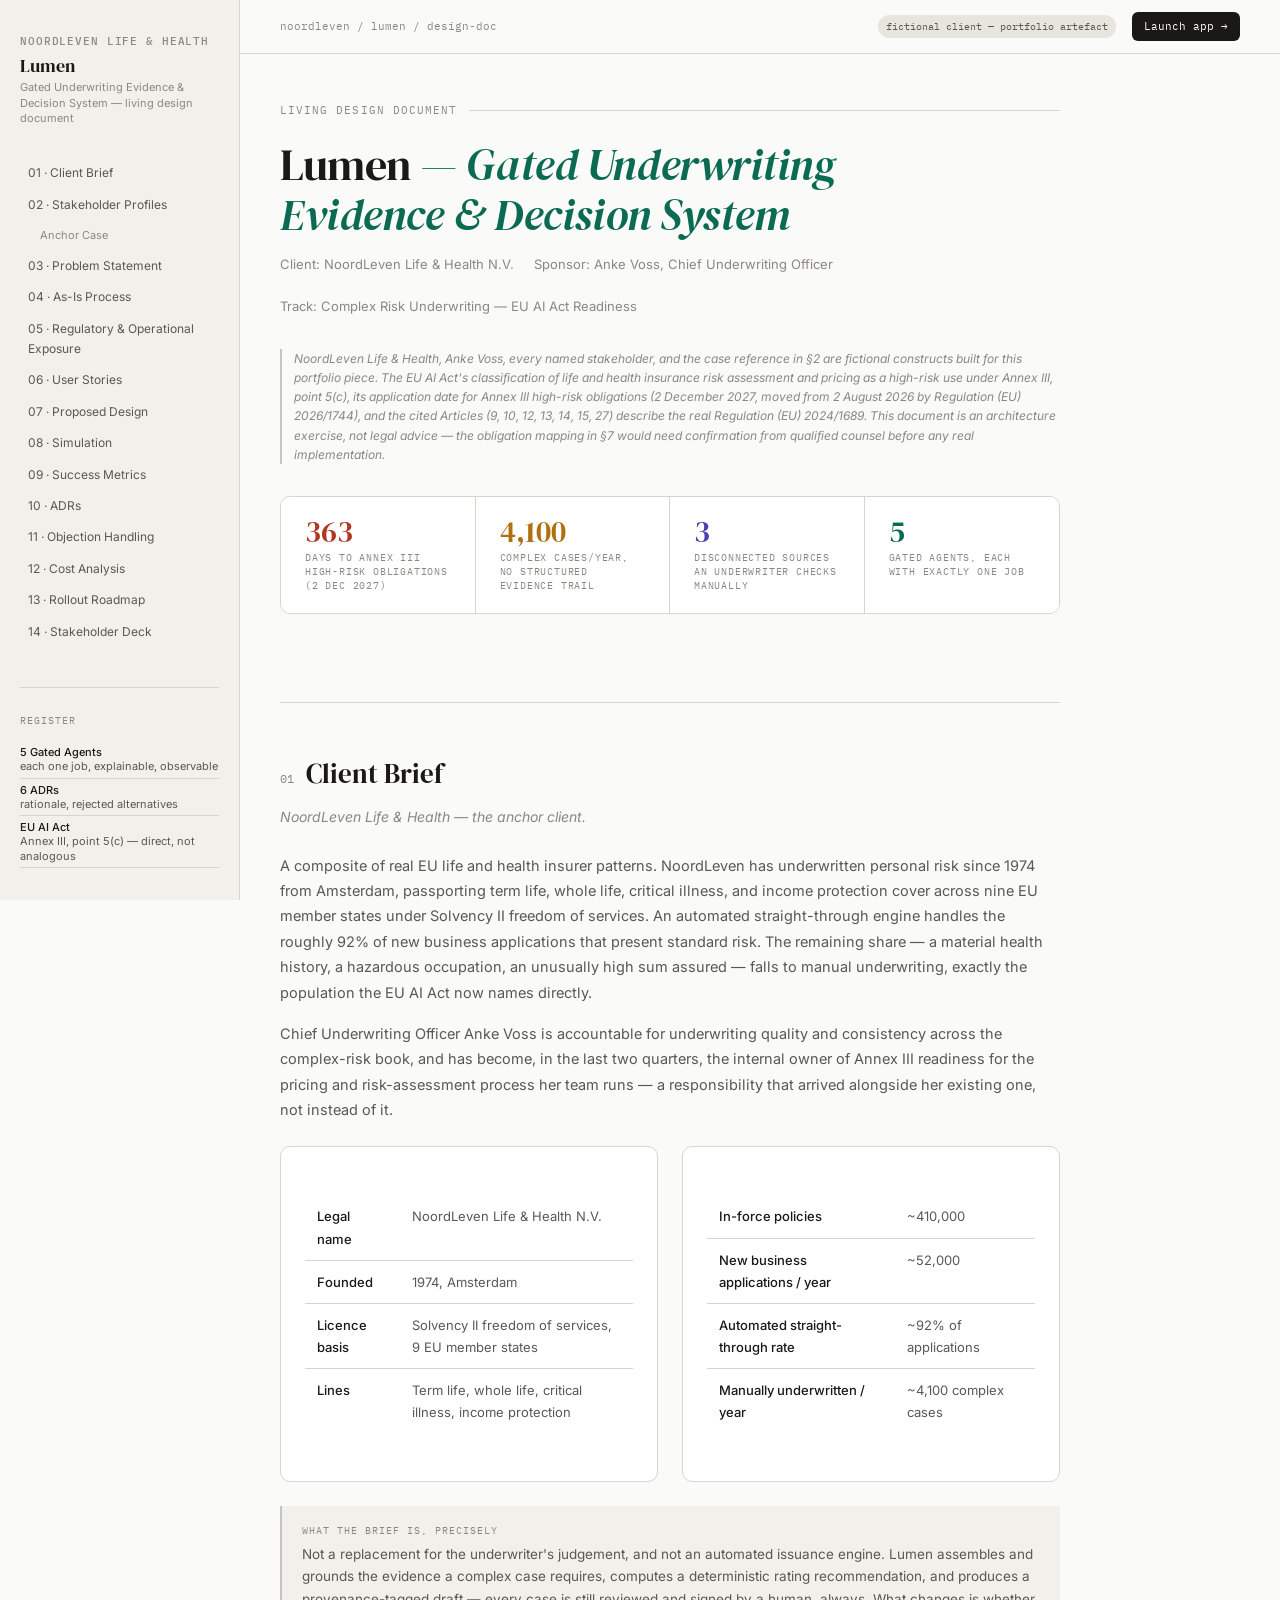
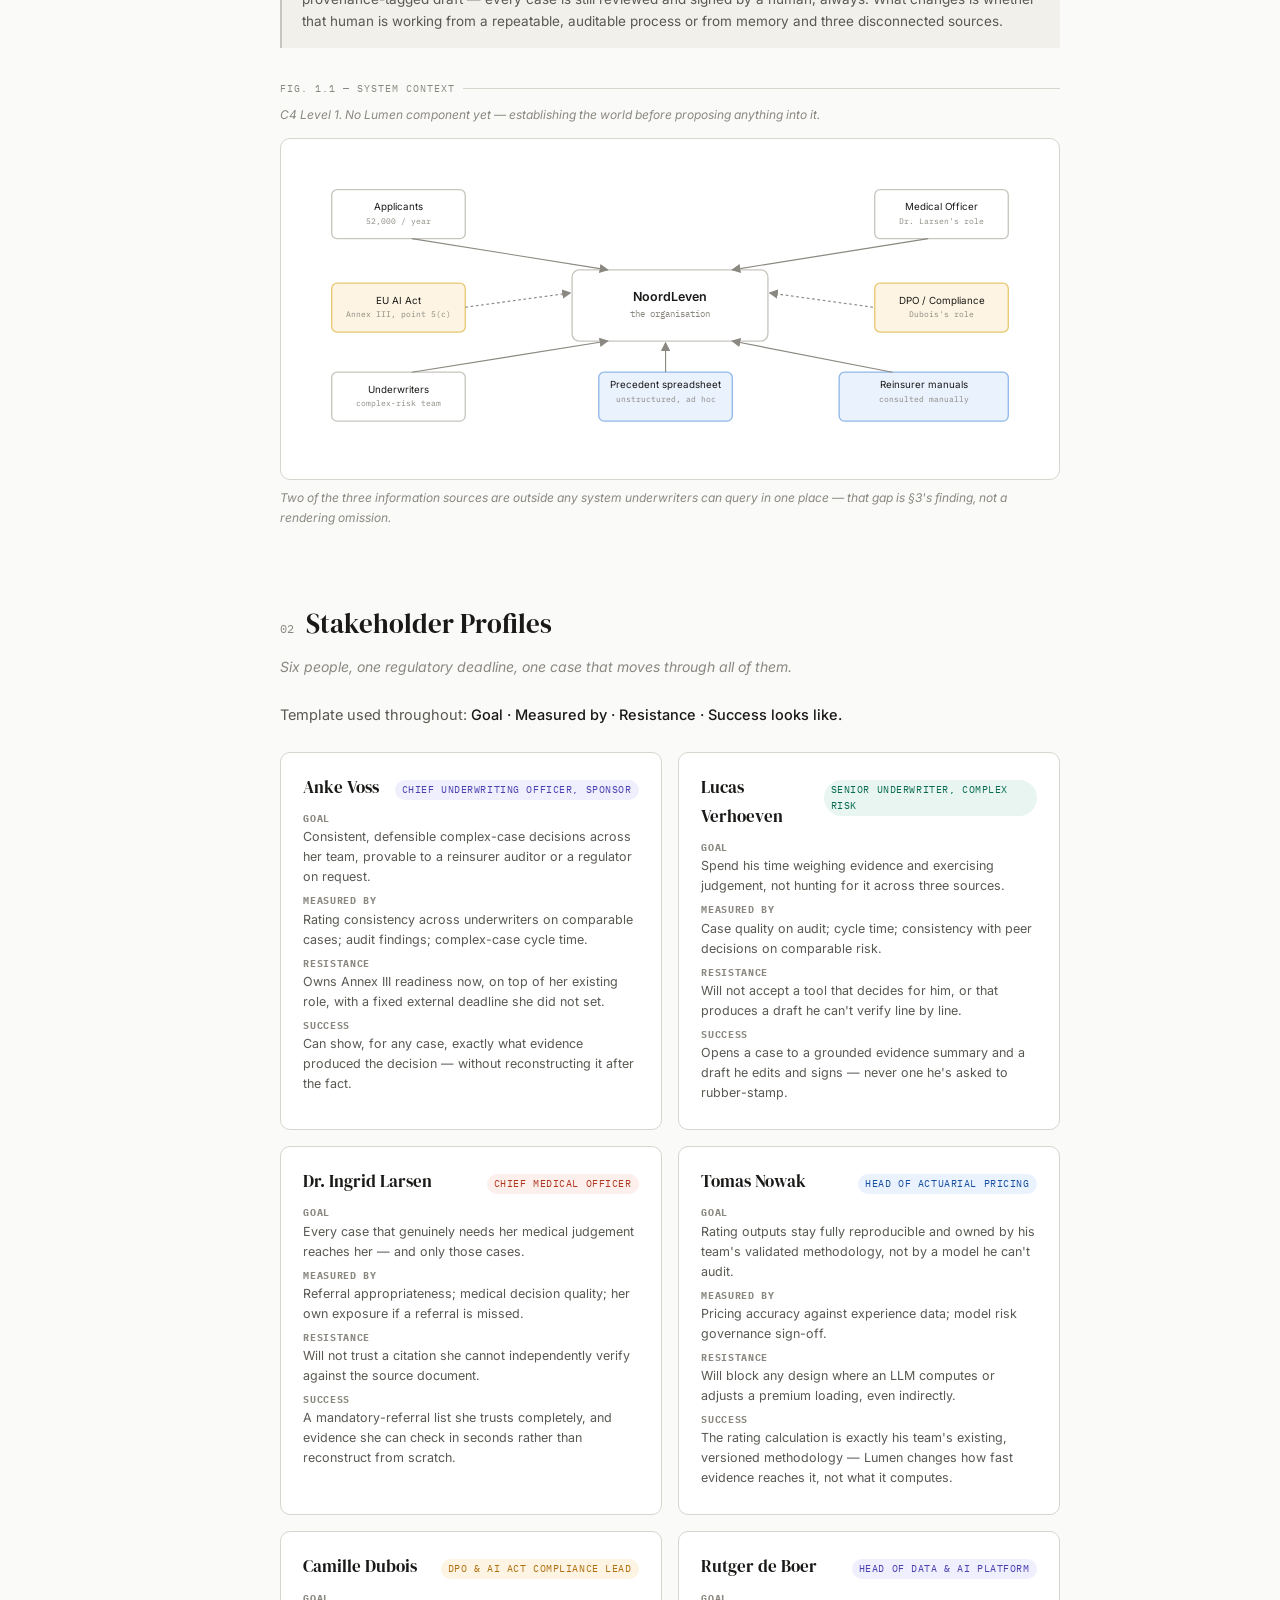
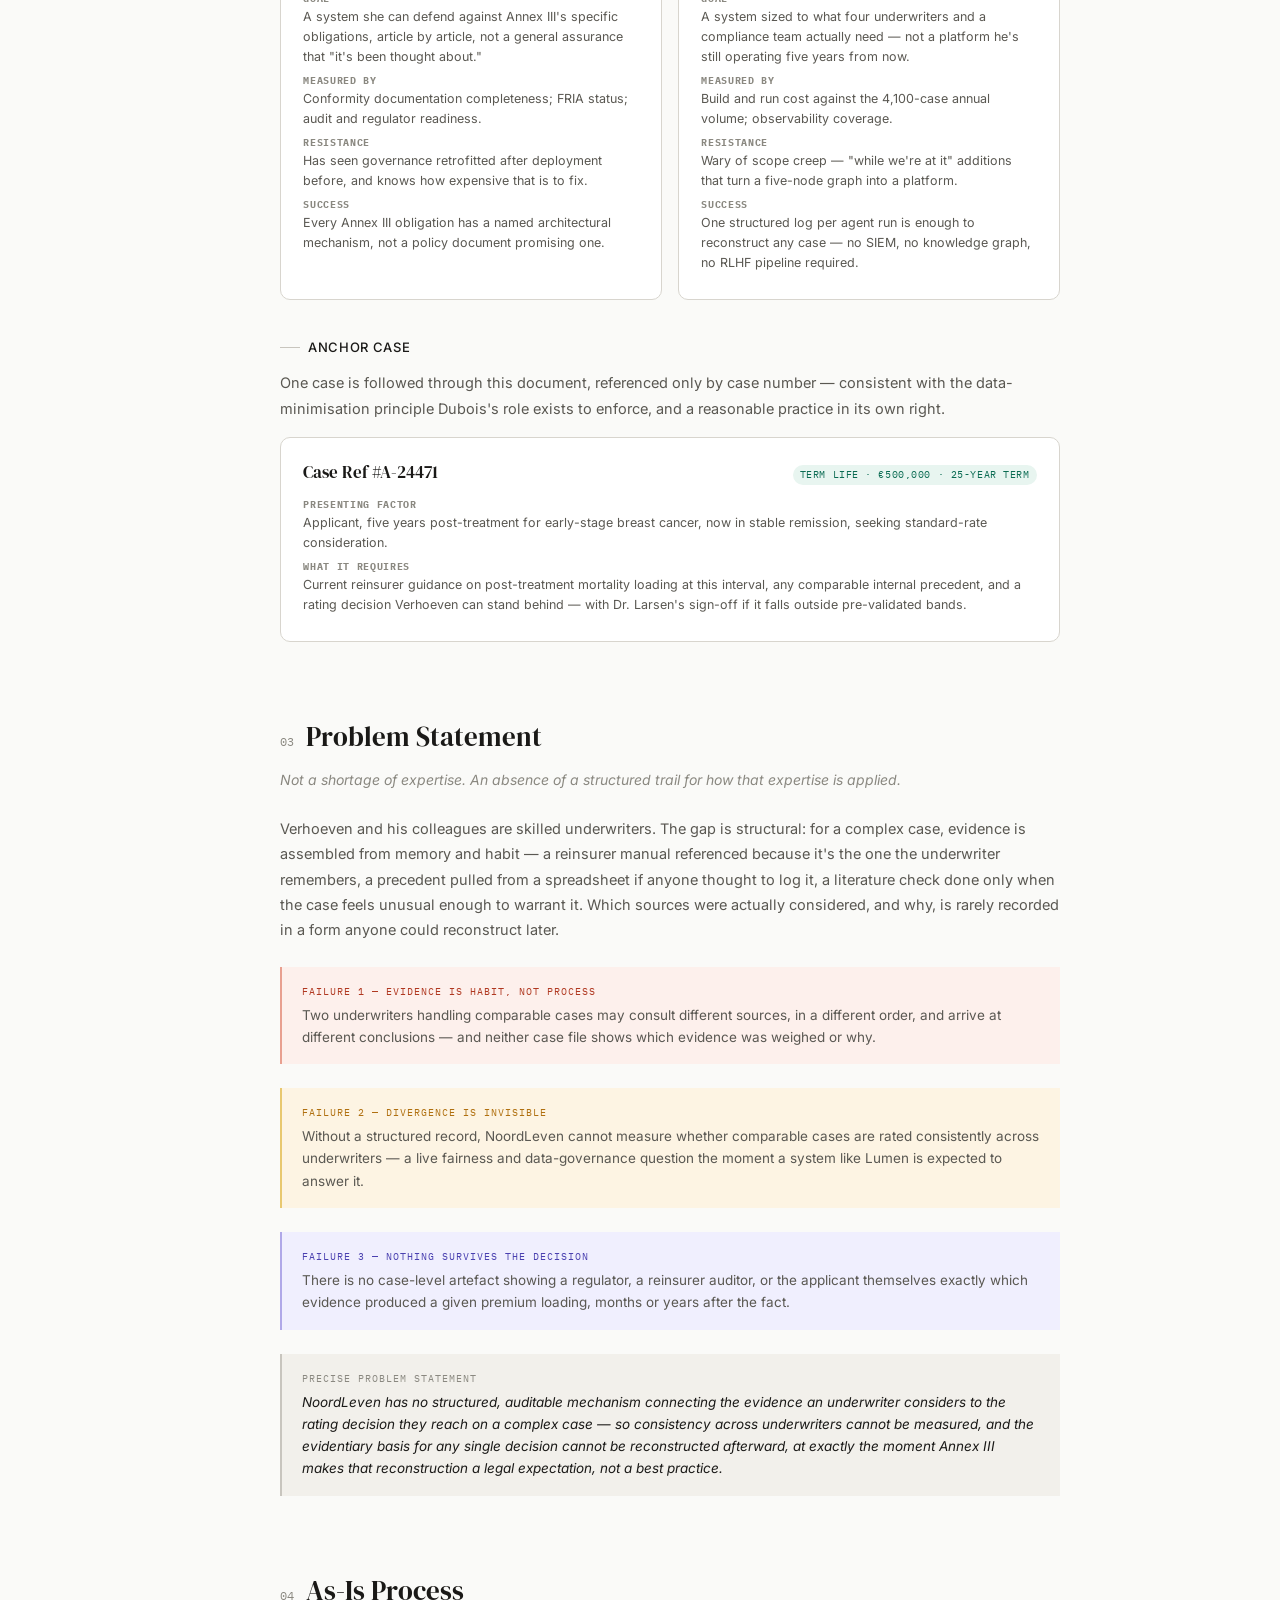
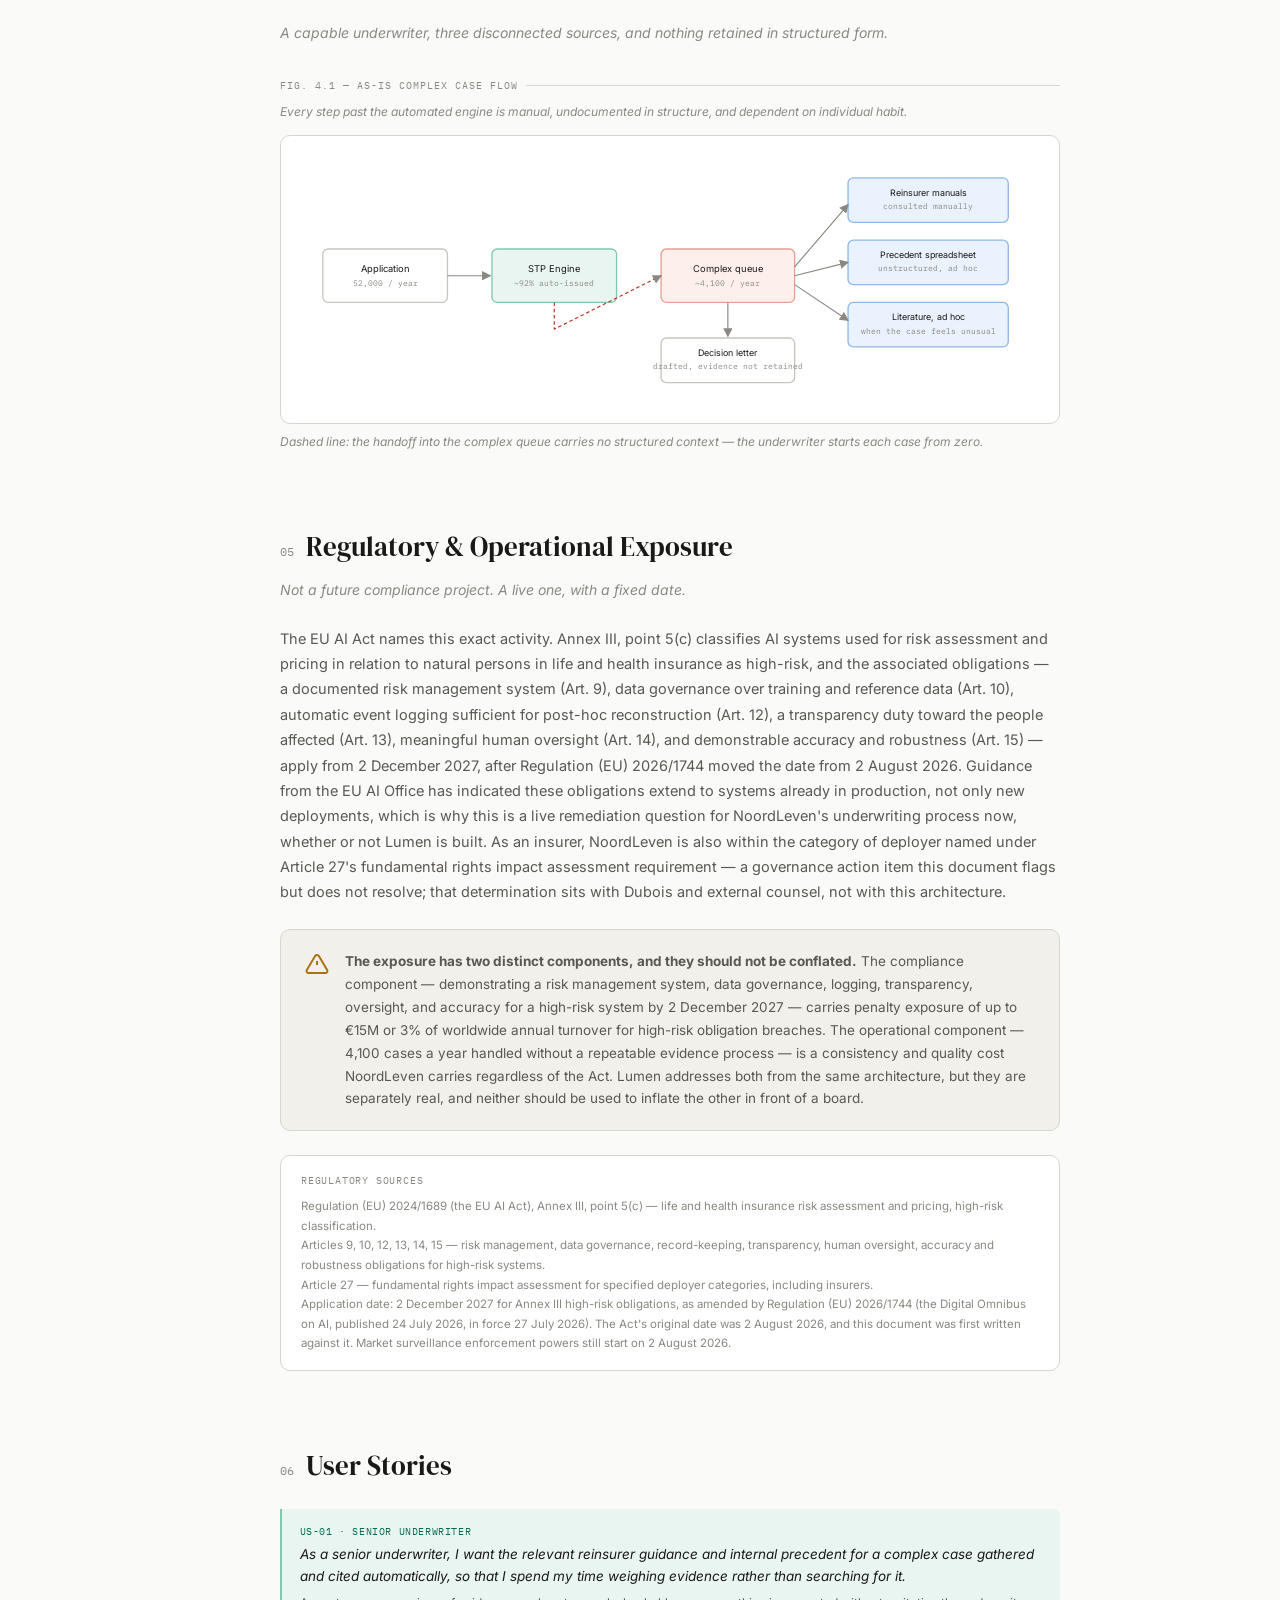
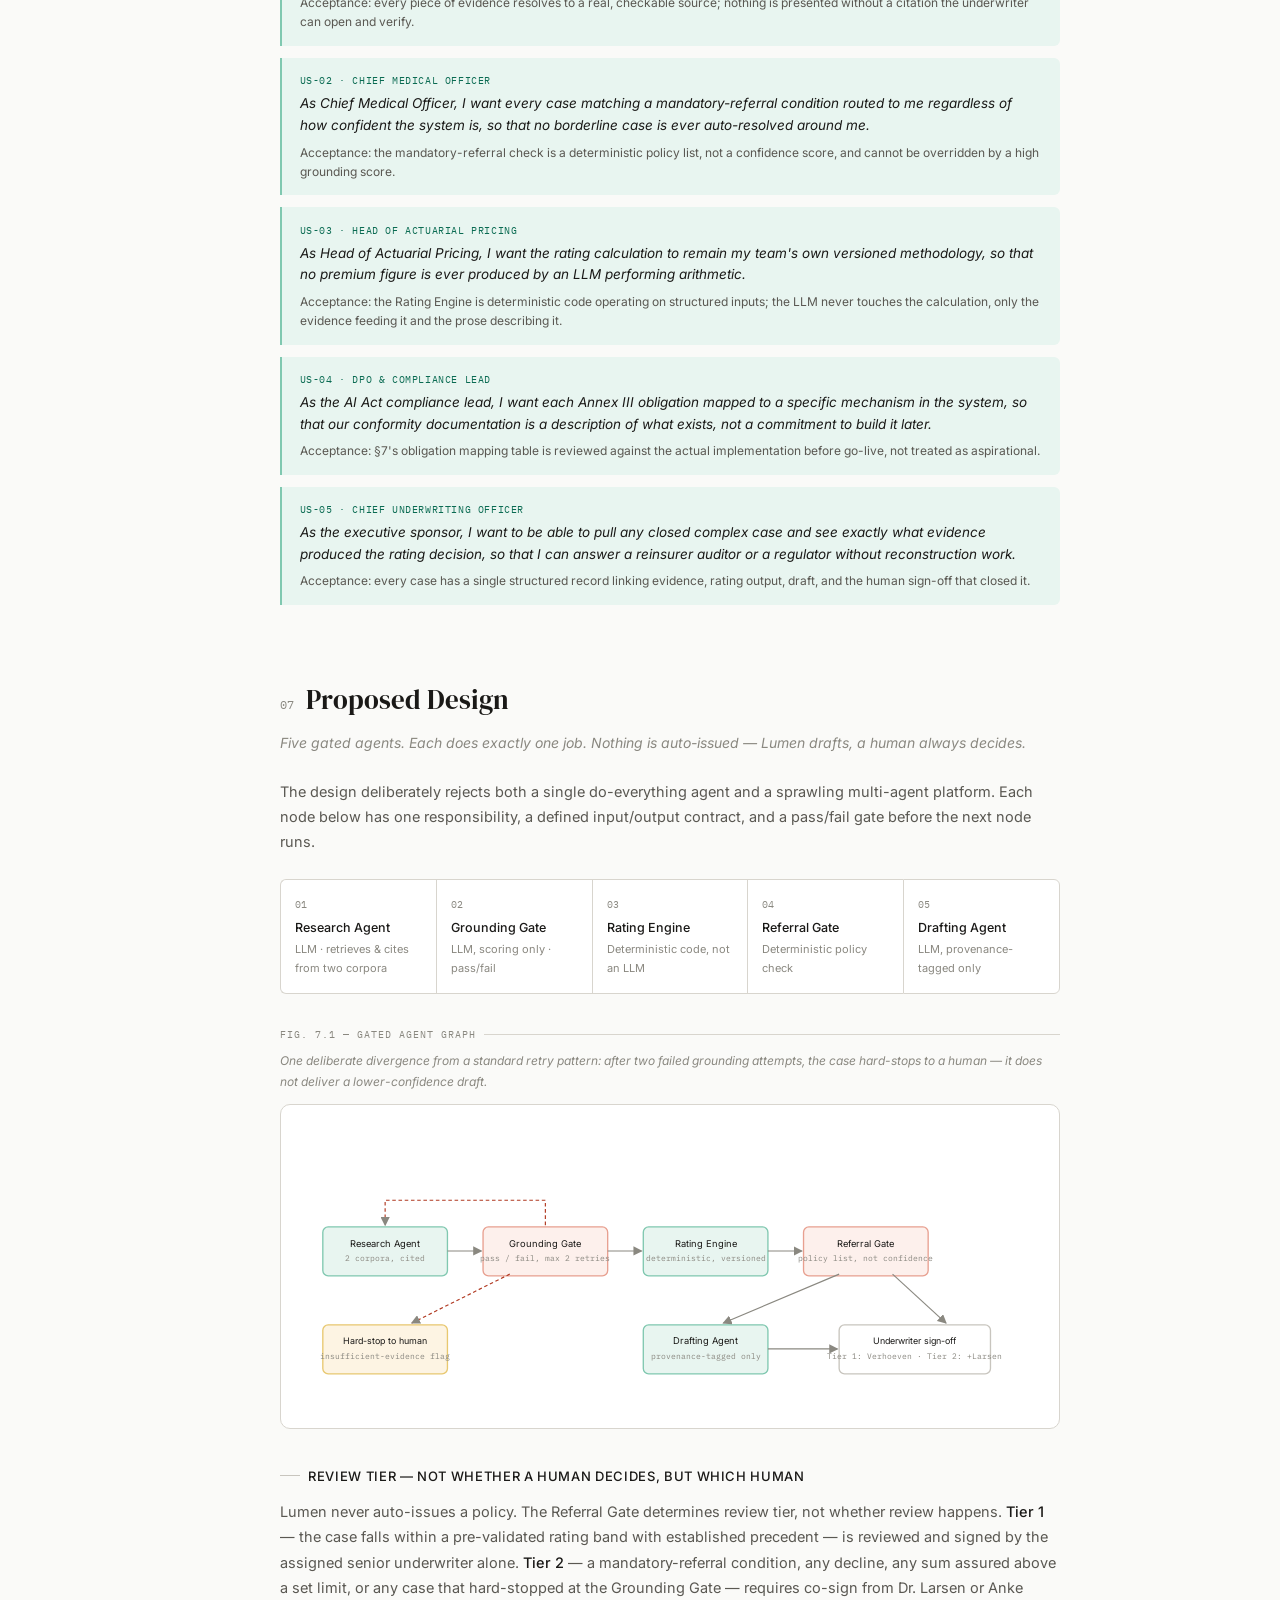
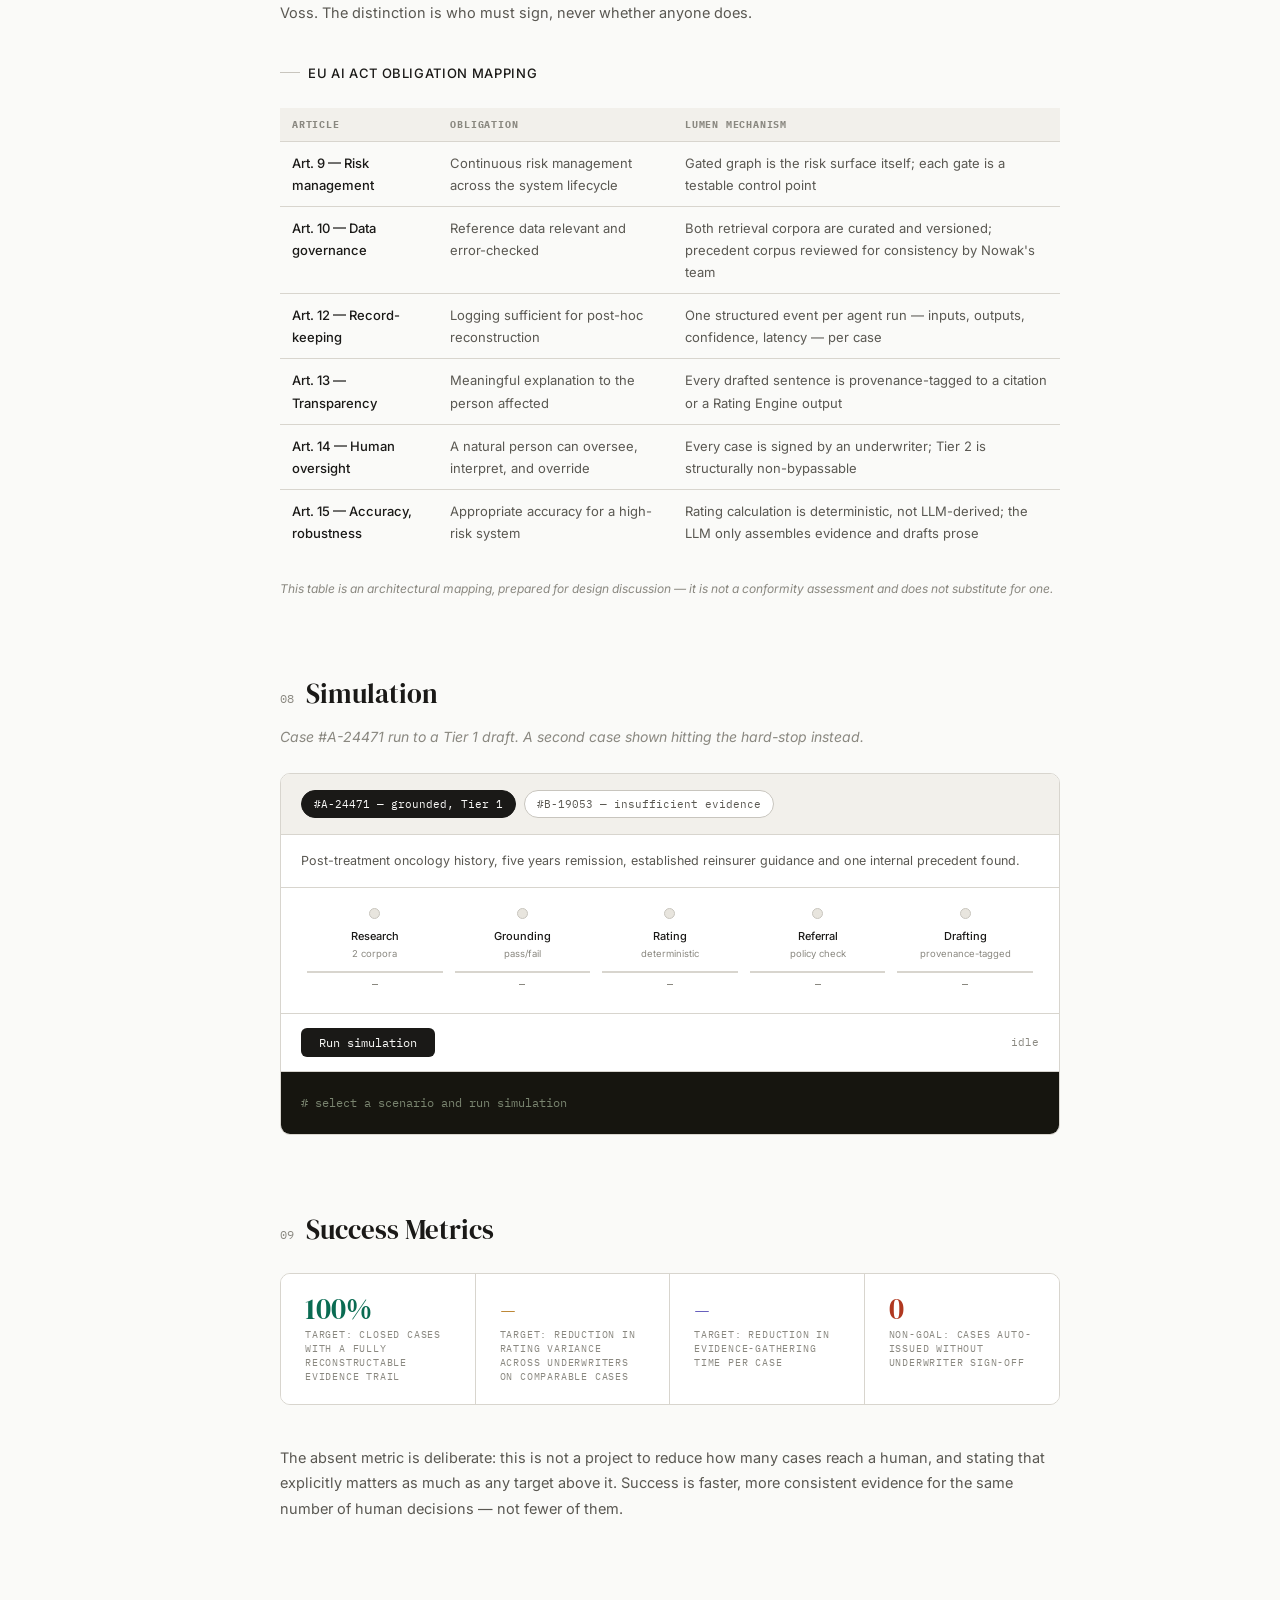
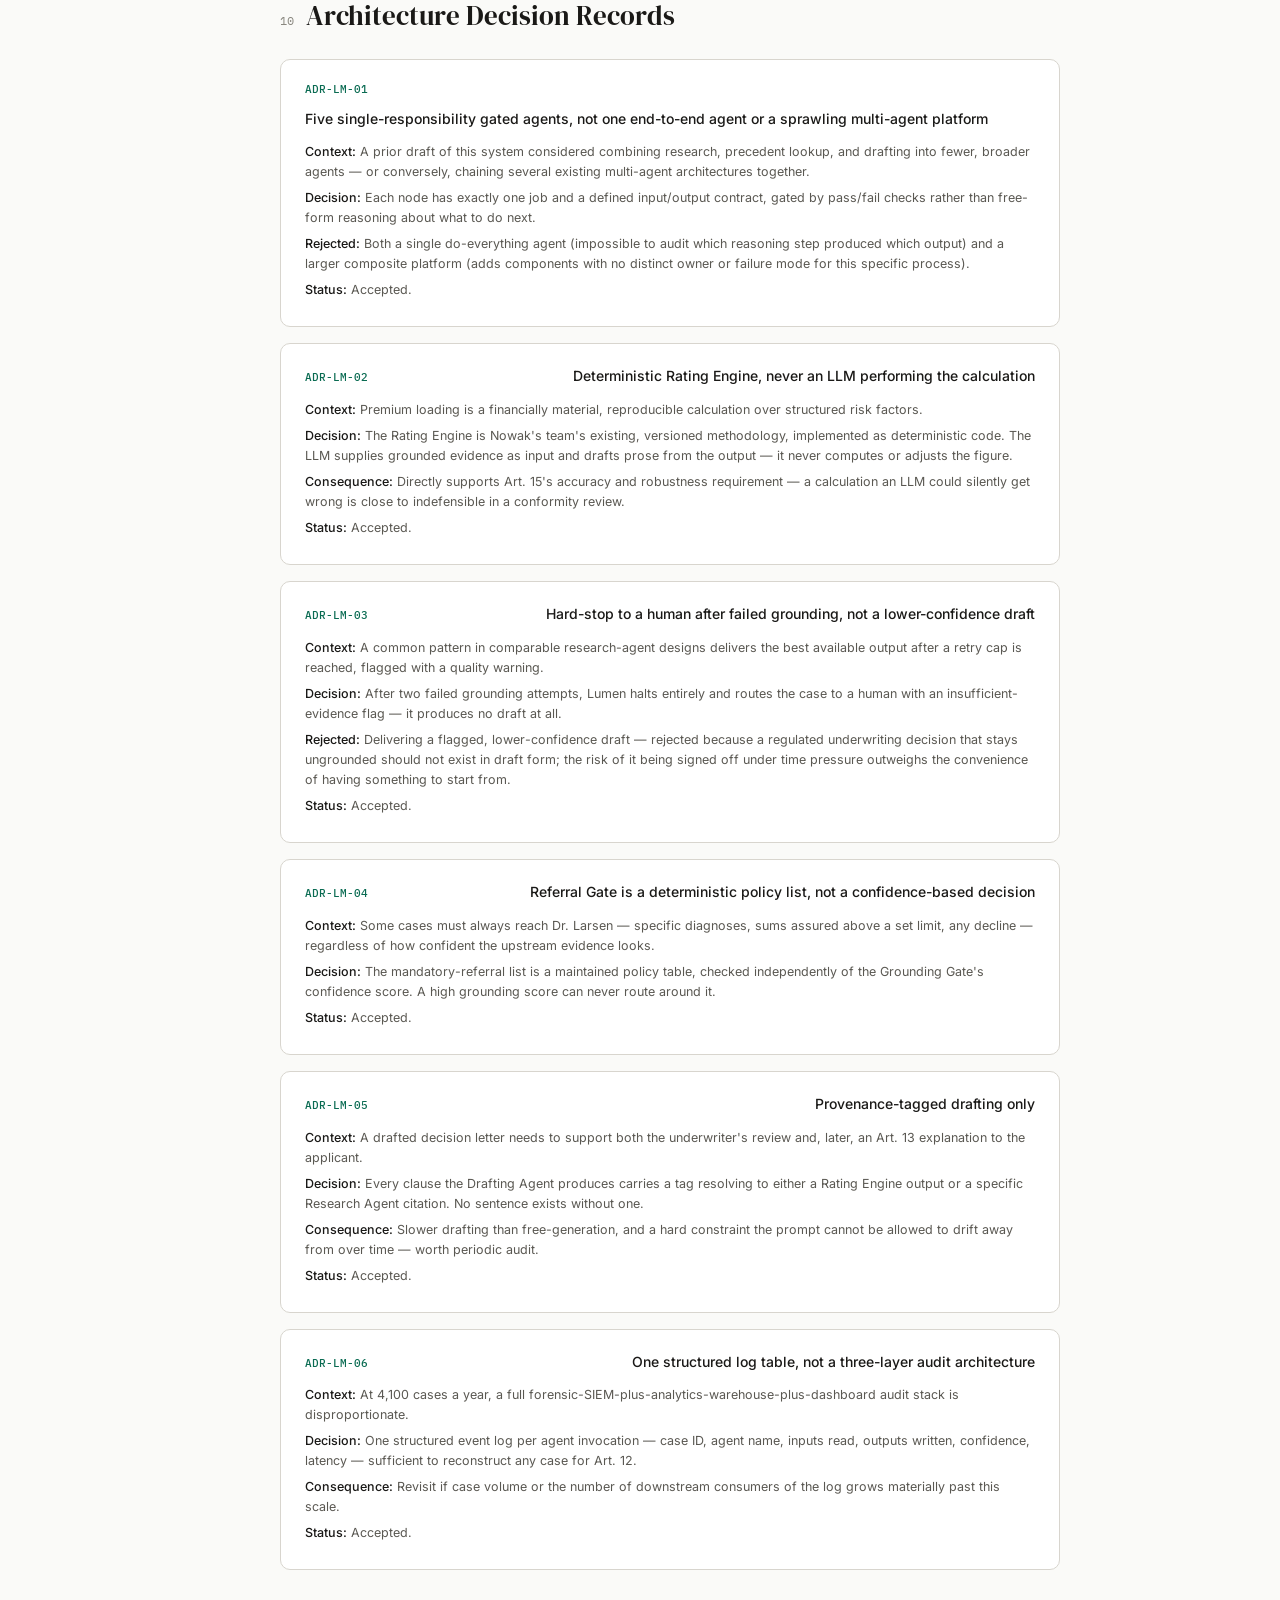
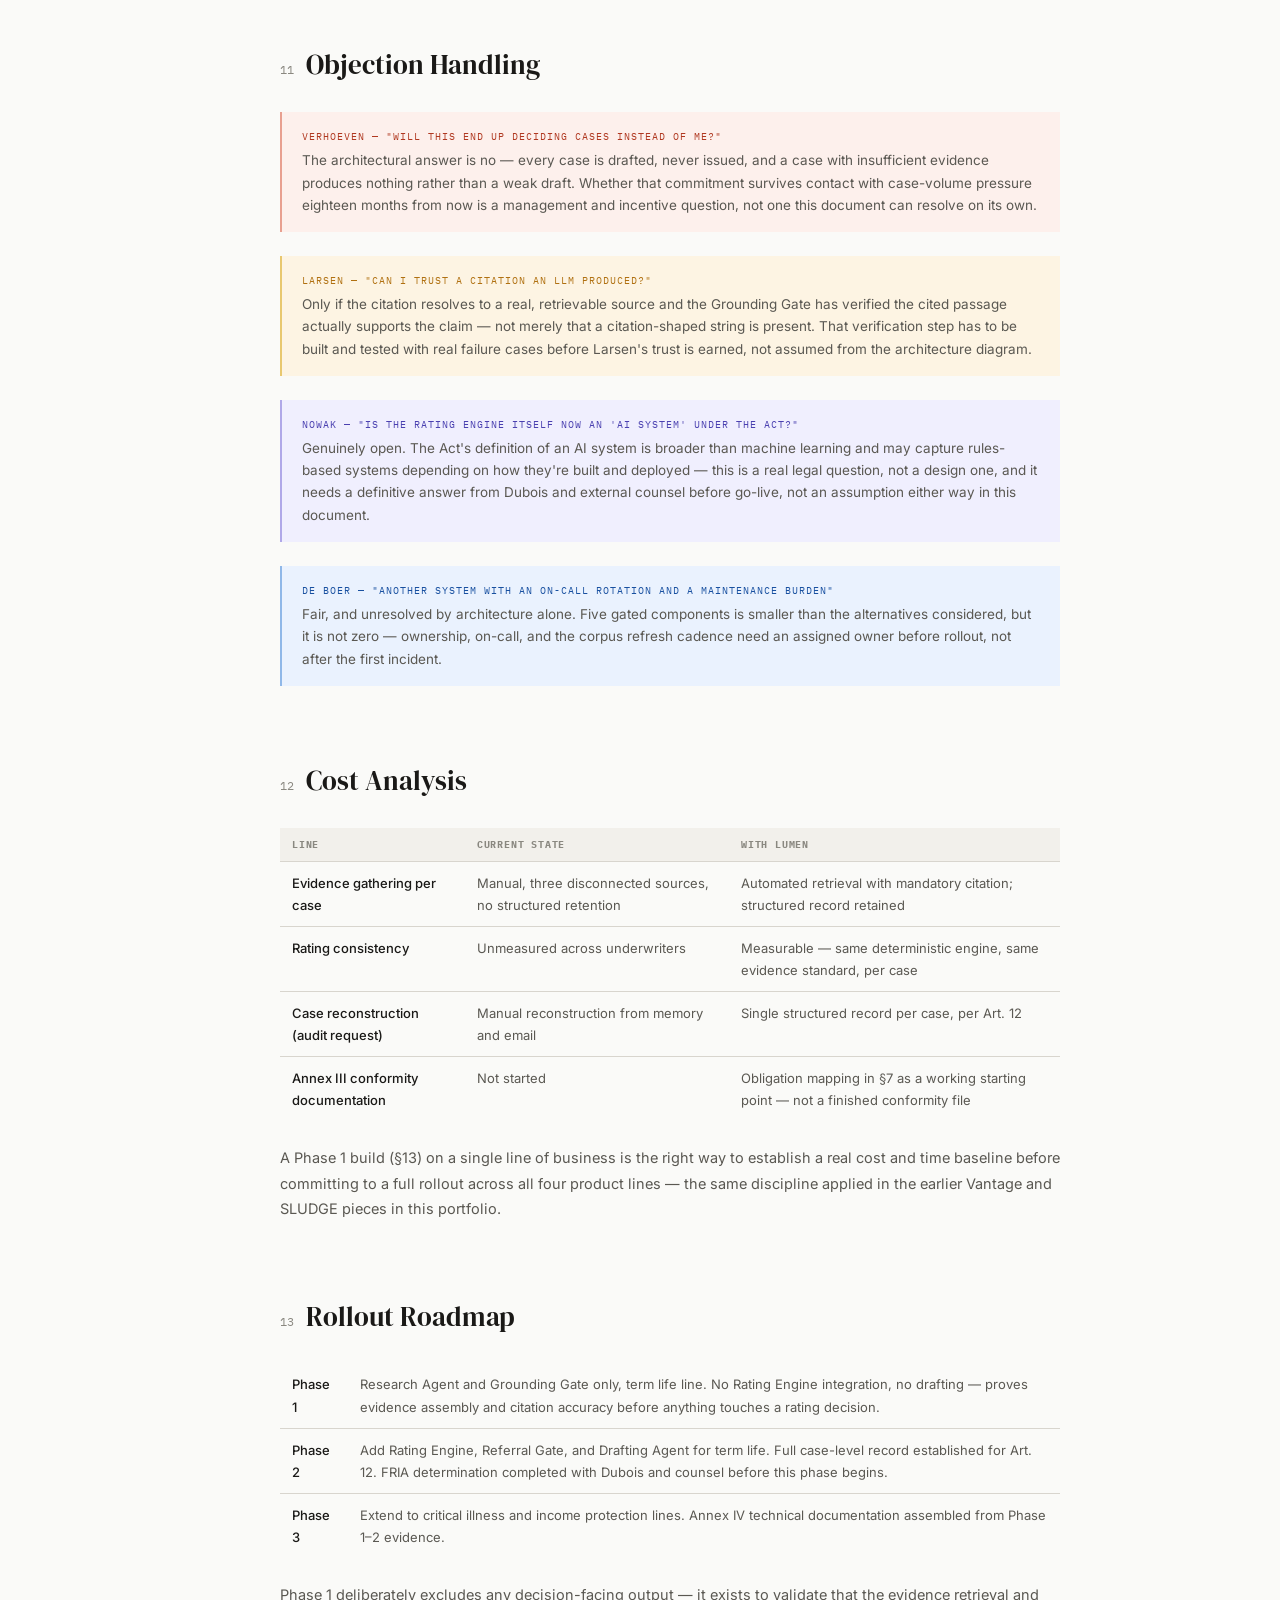
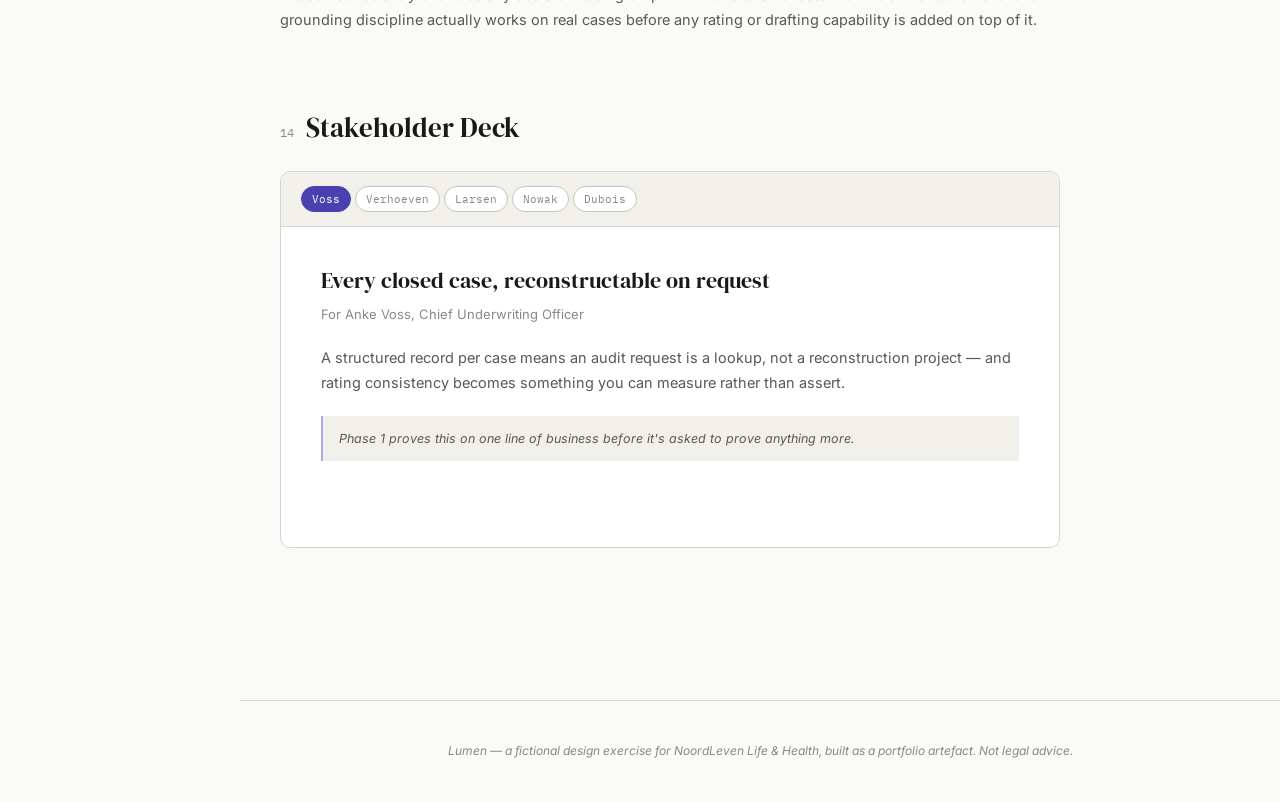
<file: index.html>
<!DOCTYPE html>
<html lang="en">
<head>
<meta charset="UTF-8"/>
<meta name="viewport" content="width=device-width, initial-scale=1.0"/>
<title>Lumen — Gated Underwriting Evidence &amp; Decision System for NoordLeven Life &amp; Health</title>
<link rel="preconnect" href="https://fonts.googleapis.com"/>
<link rel="preconnect" href="https://fonts.gstatic.com" crossorigin/>
<link href="https://fonts.googleapis.com/css2?family=DM+Serif+Display:ital@0;1&family=IBM+Plex+Mono:wght@400;500&family=Inter:wght@400;500&display=swap" rel="stylesheet"/>
<style>
:root {
  --bg: #fafaf8; --bg2: #f2f0eb; --bg3: #e8e5de;
  --text: #1a1917; --text2: #5a5852; --text3: #8a8880;
  --border: #d8d5ce; --border2: #c8c5be;
  --amber: #b07010; --amber-bg: #fdf4e3; --amber-border: #e8c870;
  --teal: #0a6b52; --teal-bg: #e8f5f0; --teal-border: #80c8b0;
  --purple: #4a40b0; --purple-bg: #f0effe; --purple-border: #b0a8e8;
  --coral: #b03820; --coral-bg: #fdf0ec; --coral-border: #e8a090;
  --blue: #1850a0; --blue-bg: #eaf2fe; --blue-border: #90b8e8;
  --serif: 'DM Serif Display', Georgia, serif;
  --mono: 'IBM Plex Mono', monospace;
  --sans: 'Inter', system-ui, sans-serif;
  --r: 6px; --r-lg: 10px;
}
* { box-sizing: border-box; margin: 0; padding: 0; }
body { font-family: var(--sans); background: var(--bg); color: var(--text); font-size: 15px; line-height: 1.7; }
.page-wrap { display: grid; grid-template-columns: 240px 1fr; min-height: 100vh; }

.sidebar { position: sticky; top: 0; height: 100vh; overflow-y: auto; background: var(--bg2); border-right: 1px solid var(--border); padding: 2rem 1.25rem; display: flex; flex-direction: column; gap: 0; }
.sidebar-logo { font-family: var(--mono); font-size: 11px; font-weight: 500; color: var(--text3); letter-spacing: 0.08em; text-transform: uppercase; margin-bottom: 0.25rem; }
.sidebar-project { font-family: var(--serif); font-size: 18px; color: var(--text); margin-bottom: 0.25rem; line-height: 1.2; }
.sidebar-sub { font-size: 11px; color: var(--text3); margin-bottom: 2rem; line-height: 1.4; }
.sidebar-nav { list-style: none; display: flex; flex-direction: column; gap: 1px; }
.sidebar-nav a { display: block; font-size: 12px; color: var(--text2); text-decoration: none; padding: 5px 8px; border-radius: var(--r); transition: background 0.15s, color 0.15s; }
.sidebar-nav a:hover { background: var(--bg3); color: var(--text); }
.sidebar-nav a.active { background: var(--text); color: var(--bg); }
.sidebar-nav .sub { padding-left: 20px; font-size: 11px; color: var(--text3); }
.sidebar-nav .sub:hover { color: var(--text2); }
.stack-block { margin-top: auto; padding-top: 1.5rem; border-top: 1px solid var(--border); }
.stack-title { font-family: var(--mono); font-size: 10px; text-transform: uppercase; letter-spacing: 0.1em; color: var(--text3); margin-bottom: 0.75rem; }
.stack-item { font-size: 11px; color: var(--text2); padding: 4px 0; border-bottom: 1px solid var(--border); line-height: 1.3; }
.stack-item strong { display: block; color: var(--text); font-weight: 500; font-size: 11px; }

.main { padding: 0; }
.topbar { display: flex; align-items: center; justify-content: space-between; padding: 0.75rem 2.5rem; border-bottom: 1px solid var(--border); position: sticky; top: 0; background: rgba(250,250,248,0.95); backdrop-filter: blur(8px); z-index: 100; }
.topbar-breadcrumb { font-family: var(--mono); font-size: 11px; color: var(--text3); }
.topbar-right { display: flex; align-items: center; gap: 16px; }
.topbar-launch { font-family: var(--mono); font-size: 11px; padding: 5px 12px; background: var(--text); color: var(--bg); border-radius: var(--r); text-decoration: none; }
.topbar-launch:hover { background: var(--teal); }
.topbar-launch:focus-visible { outline: 2px solid var(--teal); outline-offset: 2px; }
.topbar-tag { font-family: var(--mono); font-size: 10px; padding: 3px 8px; background: var(--bg3); border-radius: 99px; color: var(--text2); }

.content { padding: 3rem 2.5rem 5rem; max-width: 860px; }

.doc-header { margin-bottom: 3rem; padding-bottom: 3rem; border-bottom: 1px solid var(--border); }
.doc-eyebrow { display: flex; align-items: center; gap: 12px; font-family: var(--mono); font-size: 10.5px; color: var(--text3); text-transform: uppercase; letter-spacing: 0.1em; margin-bottom: 1.25rem; }
.doc-eyebrow::after { content: ''; flex: 1; height: 1px; background: var(--border); }
.doc-title { font-family: var(--serif); font-size: clamp(28px, 4vw, 44px); font-weight: 400; line-height: 1.15; letter-spacing: -0.01em; color: var(--text); margin-bottom: 0.75rem; }
.doc-title em { font-style: italic; color: var(--teal); }
.doc-byline { font-size: 13px; color: var(--text3); display: flex; gap: 20px; flex-wrap: wrap; margin-bottom: 2rem; }
.doc-disclaimer { font-size: 12px; color: var(--text3); font-style: italic; border-left: 2px solid var(--border2); padding-left: 12px; margin-bottom: 2rem; line-height: 1.6; }

.stat-grid { display: grid; grid-template-columns: repeat(4, 1fr); gap: 0; border: 1px solid var(--border); border-radius: var(--r-lg); overflow: hidden; margin: 0 0 2.5rem; }
.stat-cell { padding: 1.25rem 1.5rem; border-right: 1px solid var(--border); background: white; }
.stat-cell:last-child { border-right: none; }
.stat-value { font-family: var(--serif); font-size: 30px; font-weight: 400; line-height: 1; margin-bottom: 4px; }
.stat-value.amber { color: var(--amber); }
.stat-value.teal { color: var(--teal); }
.stat-value.purple { color: var(--purple); }
.stat-value.coral { color: var(--coral); }
.stat-label { font-family: var(--mono); font-size: 10px; color: var(--text3); text-transform: uppercase; letter-spacing: 0.08em; line-height: 1.4; }

.section { margin-bottom: 4.5rem; scroll-margin-top: 90px; }
.section-heading { font-family: var(--serif); font-size: 27px; font-weight: 400; color: var(--text); margin-bottom: 1.25rem; display: flex; align-items: baseline; gap: 12px; }
.section-num { font-family: var(--mono); font-size: 12px; color: var(--text3); }
.section-kicker { font-style: italic; color: var(--text3); font-size: 14px; margin: -0.75rem 0 1.5rem; }
.subsection-heading { font-family: var(--sans); font-size: 13px; font-weight: 500; color: var(--text); margin: 2.25rem 0 0.75rem; text-transform: uppercase; letter-spacing: 0.05em; display: flex; align-items: center; gap: 8px; scroll-margin-top: 90px; }
.subsection-heading::before { content: ''; display: block; width: 20px; height: 1px; background: var(--border2); }
.body-text { font-size: 14.5px; line-height: 1.75; color: var(--text2); margin-bottom: 1rem; }
.body-text strong { color: var(--text); font-weight: 500; }
.body-text code { font-family: var(--mono); font-size: 12px; background: var(--bg3); padding: 1px 5px; border-radius: 3px; color: var(--text); }

.callout { border-left: 2px solid var(--border2); padding: 1rem 1.25rem; margin: 1.5rem 0; background: var(--bg2); }
.callout.amber { border-color: var(--amber-border); background: var(--amber-bg); }
.callout.teal { border-color: var(--teal-border); background: var(--teal-bg); }
.callout.purple { border-color: var(--purple-border); background: var(--purple-bg); }
.callout.blue { border-color: var(--blue-border); background: var(--blue-bg); }
.callout.coral { border-color: var(--coral-border); background: var(--coral-bg); }
.callout-label { font-family: var(--mono); font-size: 10px; text-transform: uppercase; letter-spacing: 0.1em; color: var(--text3); margin-bottom: 4px; }
.callout.amber .callout-label { color: var(--amber); }
.callout.teal .callout-label { color: var(--teal); }
.callout.purple .callout-label { color: var(--purple); }
.callout.blue .callout-label { color: var(--blue); }
.callout.coral .callout-label { color: var(--coral); }
.callout-body { font-size: 13.5px; line-height: 1.65; color: var(--text2); }
.callout-body em { color: var(--text); font-style: italic; }

.figure { margin: 2rem 0; }
.figure-label { font-family: var(--mono); font-size: 10px; text-transform: uppercase; letter-spacing: 0.1em; color: var(--text3); margin-bottom: 0.5rem; display: flex; align-items: center; gap: 8px; }
.figure-label::after { content: ''; flex: 1; height: 1px; background: var(--border); }
.figure-sublabel { font-size: 12px; color: var(--text3); font-style: italic; margin-bottom: 0.75rem; }
.figure-body { border: 1px solid var(--border); border-radius: var(--r-lg); background: white; padding: 1.5rem; overflow-x: auto; }
.figure-note { font-size: 12px; color: var(--text3); margin-top: 0.5rem; font-style: italic; }

.comp-table { width: 100%; border-collapse: collapse; font-size: 13px; margin: 1.5rem 0; }
.comp-table th { font-family: var(--mono); font-size: 10px; text-transform: uppercase; letter-spacing: 0.08em; color: var(--text3); padding: 8px 12px; border-bottom: 1px solid var(--border); text-align: left; background: var(--bg2); }
.comp-table td { padding: 10px 12px; border-bottom: 1px solid var(--border); color: var(--text2); vertical-align: top; }
.comp-table td:first-child { font-weight: 500; color: var(--text); }
.comp-table tr:last-child td { border-bottom: none; }

.card-grid { display: grid; grid-template-columns: repeat(2, 1fr); gap: 1rem; margin: 1.5rem 0; }
.p-card { border: 1px solid var(--border); border-radius: var(--r-lg); background: white; padding: 1.25rem 1.4rem; scroll-margin-top: 90px; }
.p-card-head { display: flex; justify-content: space-between; align-items: baseline; margin-bottom: 0.6rem; }
.p-card-name { font-family: var(--serif); font-size: 17px; color: var(--text); }
.p-card-tag { font-family: var(--mono); font-size: 9.5px; text-transform: uppercase; letter-spacing: 0.06em; padding: 2px 7px; border-radius: 99px; }
.p-card-field { font-size: 12.5px; line-height: 1.6; margin-bottom: 6px; color: var(--text2); }
.p-card-field strong { display: block; font-family: var(--mono); font-size: 9.5px; text-transform: uppercase; letter-spacing: 0.07em; color: var(--text3); margin-bottom: 1px; }

.adr-card { border: 1px solid var(--border); border-radius: var(--r-lg); background: white; padding: 1.25rem 1.5rem; margin-bottom: 1rem; scroll-margin-top: 90px; }
.adr-head { display: flex; justify-content: space-between; align-items: baseline; margin-bottom: 0.75rem; flex-wrap: wrap; gap: 8px; }
.adr-id { font-family: var(--mono); font-size: 11px; color: var(--teal); font-weight: 500; }
.adr-title { font-family: var(--sans); font-size: 14px; font-weight: 500; color: var(--text); }
.adr-row { font-size: 12.5px; line-height: 1.6; color: var(--text2); margin-bottom: 6px; }
.adr-row strong { color: var(--text); font-weight: 500; }

.us-card { border-left: 2px solid var(--teal-border); background: var(--teal-bg); border-radius: 0 var(--r) var(--r) 0; padding: 0.9rem 1.1rem; margin-bottom: 0.75rem; }
.us-id { font-family: var(--mono); font-size: 10px; color: var(--teal); text-transform: uppercase; letter-spacing: 0.06em; margin-bottom: 4px; }
.us-story { font-size: 13.5px; color: var(--text); line-height: 1.6; margin-bottom: 6px; font-style: italic; }
.us-ac { font-size: 12px; color: var(--text2); line-height: 1.6; }

.pipeline-steps { display: flex; gap: 0; margin: 1.5rem 0; align-items: stretch; flex-wrap: wrap; }
.pipe-step { flex: 1; min-width: 140px; border: 1px solid var(--border); border-right: none; padding: 1rem 0.875rem; background: white; position: relative; }
.pipe-step:last-child { border-right: 1px solid var(--border); border-radius: 0 var(--r) var(--r) 0; }
.pipe-step:first-child { border-radius: var(--r) 0 0 var(--r); }
.pipe-num { font-family: var(--mono); font-size: 10px; color: var(--text3); margin-bottom: 4px; }
.pipe-name { font-family: var(--sans); font-size: 12.5px; font-weight: 500; color: var(--text); margin-bottom: 2px; }
.pipe-owner { font-size: 11px; color: var(--text3); }

.sim-box { border: 1px solid var(--border); border-radius: var(--r-lg); background: white; overflow: hidden; }
.sim-scenarios { display: flex; gap: 8px; padding: 1rem 1.25rem; border-bottom: 1px solid var(--border); flex-wrap: wrap; background: var(--bg2); }
.scenario-btn { font-family: var(--mono); font-size: 11px; padding: 6px 12px; border: 1px solid var(--border2); border-radius: 99px; background: white; color: var(--text2); cursor: pointer; transition: all 0.15s; }
.scenario-btn:hover { border-color: var(--teal-border); color: var(--teal); }
.scenario-btn.active { background: var(--text); color: var(--bg); border-color: var(--text); }
.sim-desc { padding: 1rem 1.25rem; font-size: 12.5px; color: var(--text2); line-height: 1.6; border-bottom: 1px solid var(--border); }
.sim-stages { display: flex; padding: 1.25rem; gap: 0; border-bottom: 1px solid var(--border); flex-wrap: wrap; }
.sim-stage { flex: 1; min-width: 90px; text-align: center; position: relative; padding: 0 6px; }
.stage-dot { width: 11px; height: 11px; border-radius: 50%; background: var(--bg3); border: 1px solid var(--border2); margin: 0 auto 8px; transition: all 0.2s; }
.stage-dot.running { background: var(--amber); border-color: var(--amber); animation: pulse 0.8s infinite; }
.stage-dot.done { background: var(--teal); border-color: var(--teal); }
.stage-dot.blocked { background: var(--coral); border-color: var(--coral); }
@keyframes pulse { 0%,100% { opacity:1; } 50% { opacity:0.4; } }
.stage-name { font-family: var(--sans); font-size: 11px; font-weight: 500; color: var(--text); }
.stage-owner { font-size: 9.5px; color: var(--text3); margin-top: 1px; }
.stage-bar { height: 2px; background: var(--border); margin-top: 8px; overflow: hidden; }
.stage-bar-fill { height: 100%; width: 0; background: var(--teal); transition: width 0.4s; }
.stage-timing { font-family: var(--mono); font-size: 9.5px; color: var(--text3); margin-top: 4px; }
.stage-timing.done { color: var(--teal); }
.sim-controls { display: flex; align-items: center; justify-content: space-between; padding: 0.9rem 1.25rem; border-bottom: 1px solid var(--border); }
.run-btn { font-family: var(--mono); font-size: 12px; padding: 7px 18px; background: var(--text); color: var(--bg); border: none; border-radius: var(--r); cursor: pointer; }
.run-btn:disabled { opacity: 0.5; cursor: not-allowed; }
.sim-status { font-family: var(--mono); font-size: 11px; color: var(--text3); }
.sim-status.running { color: var(--amber); }
.sim-status.done { color: var(--teal); }
.sim-output { font-family: var(--mono); font-size: 12px; line-height: 1.8; padding: 1.25rem; background: #16150f; color: #d8d5ce; max-height: 340px; overflow-y: auto; }
.out-line { display: block; }
.out-comment { color: #7a8570; }
.out-warn { color: #d8a84a; }
.out-key { color: #8ba8c8; }
.out-val { color: #d8d5ce; }

.carousel { border: 1px solid var(--border); border-radius: var(--r-lg); background: white; overflow: hidden; }
.carousel-nav { display: flex; gap: 4px; padding: 0.9rem 1.25rem; border-bottom: 1px solid var(--border); background: var(--bg2); overflow-x: auto; }
.slide-btn { font-family: var(--mono); font-size: 10.5px; padding: 5px 10px; border: 1px solid var(--border2); border-radius: 99px; background: white; color: var(--text3); cursor: pointer; white-space: nowrap; }
.slide-btn.active { background: var(--purple); color: white; border-color: var(--purple); }
.slide-panel { display: none; padding: 2.5rem; min-height: 320px; }
.slide-panel.active { display: block; }
.slide-headline { font-family: var(--serif); font-size: 22px; color: var(--text); margin-bottom: 0.5rem; line-height: 1.25; }
.slide-sub { font-size: 13px; color: var(--text3); margin-bottom: 1.25rem; }
.slide-note { font-size: 12.5px; color: var(--text2); background: var(--bg2); border-left: 2px solid var(--purple-border); padding: 0.75rem 1rem; margin-top: 1.25rem; font-style: italic; }

.cost-summary { display: flex; gap: 1rem; align-items: flex-start; border: 1px solid var(--border); border-radius: var(--r-lg); background: var(--bg2); padding: 1.25rem 1.5rem; margin: 1.5rem 0; }
.cost-summary-icon { color: var(--amber); flex-shrink: 0; margin-top: 2px; }
.cost-summary-body { font-size: 13.5px; line-height: 1.7; color: var(--text2); }
.sources-note { margin: 1.5rem 0; padding: 1rem 1.25rem; border: 1px solid var(--border); border-radius: var(--r-lg); background: white; }
.sources-note-label { font-family: var(--mono); font-size: 10px; text-transform: uppercase; letter-spacing: 0.08em; color: var(--text3); margin-bottom: 0.5rem; }
.sources-note-body { font-size: 11.5px; color: var(--text3); line-height: 1.7; }

.dbox { fill: white; stroke: var(--border2); stroke-width: 1.5; }
.dbox-agent { fill: var(--teal-bg); stroke: var(--teal-border); stroke-width: 1.5; }
.dbox-ext { fill: var(--blue-bg); stroke: var(--blue-border); stroke-width: 1.5; }
.dbox-reg { fill: var(--amber-bg); stroke: var(--amber-border); stroke-width: 1.5; }
.dbox-gate { fill: var(--coral-bg); stroke: var(--coral-border); stroke-width: 1.5; }
.dtext { font-family: 'Inter', sans-serif; fill: var(--text); }
.dtext-sm { font-family: 'IBM Plex Mono', monospace; fill: var(--text3); }
.darrow { stroke: var(--text3); stroke-width: 1.3; fill: none; marker-end: url(#arrow); }
.darrow-dash { stroke: var(--coral); stroke-width: 1.3; fill: none; stroke-dasharray: 4 3; marker-end: url(#arrow); }

footer.doc-footer { border-top: 1px solid var(--border); padding: 2.5rem; text-align: center; font-size: 12px; color: var(--text3); font-style: italic; }

@media (max-width: 900px) {
  .page-wrap { grid-template-columns: 1fr; }
  .sidebar { position: relative; height: auto; }
  .card-grid { grid-template-columns: 1fr; }
  .stat-grid { grid-template-columns: repeat(2,1fr); }
}
</style>
</head>
<body>
<div class="page-wrap">

<nav class="sidebar">
  <div class="sidebar-logo">NoordLeven Life &amp; Health</div>
  <div class="sidebar-project">Lumen</div>
  <div class="sidebar-sub">Gated Underwriting Evidence &amp; Decision System — living design document</div>
  <ul class="sidebar-nav">
    <li><a href="#s1">01 · Client Brief</a></li>
    <li><a href="#s2">02 · Stakeholder Profiles</a></li>
    <li><a href="#s2-anchor" class="sub">Anchor Case</a></li>
    <li><a href="#s3">03 · Problem Statement</a></li>
    <li><a href="#s4">04 · As-Is Process</a></li>
    <li><a href="#s5">05 · Regulatory &amp; Operational Exposure</a></li>
    <li><a href="#s6">06 · User Stories</a></li>
    <li><a href="#s7">07 · Proposed Design</a></li>
    <li><a href="#s8">08 · Simulation</a></li>
    <li><a href="#s9">09 · Success Metrics</a></li>
    <li><a href="#s10">10 · ADRs</a></li>
    <li><a href="#s11">11 · Objection Handling</a></li>
    <li><a href="#s12">12 · Cost Analysis</a></li>
    <li><a href="#s13">13 · Rollout Roadmap</a></li>
    <li><a href="#s14">14 · Stakeholder Deck</a></li>
  </ul>
  <div class="stack-block">
    <div class="stack-title">Register</div>
    <div class="stack-item"><strong>5 Gated Agents</strong>each one job, explainable, observable</div>
    <div class="stack-item"><strong>6 ADRs</strong>rationale, rejected alternatives</div>
    <div class="stack-item"><strong>EU AI Act</strong>Annex III, point 5(c) — direct, not analogous</div>
  </div>
</nav>

<div class="main">
  <div class="topbar">
    <div class="topbar-breadcrumb">noordleven / lumen / design-doc</div>
    <div class="topbar-right"><span class="topbar-tag">fictional client — portfolio artefact</span><a class="topbar-launch" href="https://lumen-app-807627578504.us-east1.run.app" target="_blank" rel="noopener">Launch app →</a></div>
  </div>

  <div class="content">

  <header class="doc-header" id="top">
    <div class="doc-eyebrow">Living design document</div>
    <h1 class="doc-title">Lumen <em>— Gated Underwriting<br/>Evidence &amp; Decision System</em></h1>
    <div class="doc-byline">
      <span>Client: NoordLeven Life &amp; Health N.V.</span>
      <span>Sponsor: Anke Voss, Chief Underwriting Officer</span>
      <span>Track: Complex Risk Underwriting — EU AI Act Readiness</span>
    </div>
    <div class="doc-disclaimer">NoordLeven Life &amp; Health, Anke Voss, every named stakeholder, and the case reference in §2 are fictional constructs built for this portfolio piece. The EU AI Act's classification of life and health insurance risk assessment and pricing as a high-risk use under Annex III, point 5(c), its application date for Annex III high-risk obligations (2 December 2027, moved from 2 August 2026 by Regulation (EU) 2026/1744), and the cited Articles (9, 10, 12, 13, 14, 15, 27) describe the real Regulation (EU) 2024/1689. This document is an architecture exercise, not legal advice — the obligation mapping in §7 would need confirmation from qualified counsel before any real implementation.</div>
    <div class="stat-grid">
      <div class="stat-cell"><div class="stat-value coral" id="days-to-annex-iii">385</div><div class="stat-label">Days to Annex III high-risk obligations (2 Dec 2027)</div></div>
      <div class="stat-cell"><div class="stat-value amber">4,100</div><div class="stat-label">Complex cases/year, no structured evidence trail</div></div>
      <div class="stat-cell"><div class="stat-value purple">3</div><div class="stat-label">Disconnected sources an underwriter checks manually</div></div>
      <div class="stat-cell"><div class="stat-value teal">5</div><div class="stat-label">Gated agents, each with exactly one job</div></div>
    </div>
  </header>

  <!-- ============ SECTION 1 ============ -->
  <section class="section" id="s1">
    <h2 class="section-heading"><span class="section-num">01</span> Client Brief</h2>
    <p class="section-kicker">NoordLeven Life &amp; Health — the anchor client.</p>

    <p class="body-text">A composite of real EU life and health insurer patterns. NoordLeven has underwritten personal risk since 1974 from Amsterdam, passporting term life, whole life, critical illness, and income protection cover across nine EU member states under Solvency II freedom of services. An automated straight-through engine handles the roughly 92% of new business applications that present standard risk. The remaining share — a material health history, a hazardous occupation, an unusually high sum assured — falls to manual underwriting, exactly the population the EU AI Act now names directly.</p>

    <p class="body-text">Chief Underwriting Officer Anke Voss is accountable for underwriting quality and consistency across the complex-risk book, and has become, in the last two quarters, the internal owner of Annex III readiness for the pricing and risk-assessment process her team runs — a responsibility that arrived alongside her existing one, not instead of it.</p>

    <div style="display:grid; grid-template-columns:1fr 1fr; gap:1.5rem; margin:1.5rem 0;">
      <div class="figure-body">
        <table class="comp-table">
          <tr><td>Legal name</td><td>NoordLeven Life &amp; Health N.V.</td></tr>
          <tr><td>Founded</td><td>1974, Amsterdam</td></tr>
          <tr><td>Licence basis</td><td>Solvency II freedom of services, 9 EU member states</td></tr>
          <tr><td>Lines</td><td>Term life, whole life, critical illness, income protection</td></tr>
        </table>
      </div>
      <div class="figure-body">
        <table class="comp-table">
          <tr><td>In-force policies</td><td>~410,000</td></tr>
          <tr><td>New business applications / year</td><td>~52,000</td></tr>
          <tr><td>Automated straight-through rate</td><td>~92% of applications</td></tr>
          <tr><td>Manually underwritten / year</td><td>~4,100 complex cases</td></tr>
        </table>
      </div>
    </div>

    <div class="callout">
      <div class="callout-label">What the brief is, precisely</div>
      <div class="callout-body">Not a replacement for the underwriter's judgement, and not an automated issuance engine. Lumen assembles and grounds the evidence a complex case requires, computes a deterministic rating recommendation, and produces a provenance-tagged draft — every case is still reviewed and signed by a human, always. What changes is whether that human is working from a repeatable, auditable process or from memory and three disconnected sources.</div>
    </div>

    <div class="figure">
      <div class="figure-label">Fig. 1.1 — System Context</div>
      <div class="figure-sublabel">C4 Level 1. No Lumen component yet — establishing the world before proposing anything into it.</div>
      <div class="figure-body">
        <svg viewBox="0 0 820 320" width="100%">
          <defs><marker id="arrow" markerWidth="8" markerHeight="8" refX="7" refY="4" orient="auto"><path d="M0,0 L8,4 L0,8 Z" fill="var(--text3)"/></marker></defs>
          <rect x="300" y="120" width="220" height="80" rx="8" class="dbox" stroke-width="2"/>
          <text x="410" y="155" text-anchor="middle" class="dtext" font-size="14" font-weight="600">NoordLeven</text>
          <text x="410" y="173" text-anchor="middle" class="dtext-sm" font-size="10">the organisation</text>

          <rect x="30" y="30" width="150" height="55" rx="6" class="dbox"/>
          <text x="105" y="53" text-anchor="middle" class="dtext" font-size="11">Applicants</text>
          <text x="105" y="68" text-anchor="middle" class="dtext-sm" font-size="9">52,000 / year</text>
          <path d="M120,85 L340,120" class="darrow"/>

          <rect x="30" y="235" width="150" height="55" rx="6" class="dbox"/>
          <text x="105" y="258" text-anchor="middle" class="dtext" font-size="11">Underwriters</text>
          <text x="105" y="273" text-anchor="middle" class="dtext-sm" font-size="9">complex-risk team</text>
          <path d="M120,235 L340,200" class="darrow"/>

          <rect x="640" y="30" width="150" height="55" rx="6" class="dbox"/>
          <text x="715" y="53" text-anchor="middle" class="dtext" font-size="11">Medical Officer</text>
          <text x="715" y="68" text-anchor="middle" class="dtext-sm" font-size="9">Dr. Larsen's role</text>
          <path d="M700,85 L480,120" class="darrow"/>

          <rect x="600" y="235" width="190" height="55" rx="6" class="dbox-ext"/>
          <text x="695" y="253" text-anchor="middle" class="dtext" font-size="11">Reinsurer manuals</text>
          <text x="695" y="268" text-anchor="middle" class="dtext-sm" font-size="9">consulted manually</text>
          <path d="M660,235 L480,200" class="darrow"/>

          <rect x="330" y="235" width="150" height="55" rx="6" class="dbox-ext"/>
          <text x="405" y="253" text-anchor="middle" class="dtext" font-size="11">Precedent spreadsheet</text>
          <text x="405" y="268" text-anchor="middle" class="dtext-sm" font-size="9">unstructured, ad hoc</text>
          <path d="M405,235 L405,202" class="darrow"/>

          <rect x="30" y="135" width="150" height="55" rx="6" class="dbox-reg"/>
          <text x="105" y="158" text-anchor="middle" class="dtext" font-size="11">EU AI Act</text>
          <text x="105" y="173" text-anchor="middle" class="dtext-sm" font-size="9">Annex III, point 5(c)</text>
          <path d="M180,162 L298,146" class="darrow" stroke-dasharray="3 3"/>

          <rect x="640" y="135" width="150" height="55" rx="6" class="dbox-reg"/>
          <text x="715" y="158" text-anchor="middle" class="dtext" font-size="11">DPO / Compliance</text>
          <text x="715" y="173" text-anchor="middle" class="dtext-sm" font-size="9">Dubois's role</text>
          <path d="M638,162 L522,146" class="darrow" stroke-dasharray="3 3"/>
        </svg>
      </div>
      <div class="figure-note">Two of the three information sources are outside any system underwriters can query in one place — that gap is §3's finding, not a rendering omission.</div>
    </div>
  </section>

  <!-- ============ SECTION 2 ============ -->
  <section class="section" id="s2">
    <h2 class="section-heading"><span class="section-num">02</span> Stakeholder Profiles</h2>
    <p class="section-kicker">Six people, one regulatory deadline, one case that moves through all of them.</p>
    <p class="body-text">Template used throughout: <strong>Goal · Measured by · Resistance · Success looks like.</strong></p>

    <div class="card-grid">
      <div class="p-card" id="p-voss"><div class="p-card-head"><span class="p-card-name">Anke Voss</span><span class="p-card-tag" style="background:var(--purple-bg);color:var(--purple)">Chief Underwriting Officer, Sponsor</span></div>
        <div class="p-card-field"><strong>Goal</strong>Consistent, defensible complex-case decisions across her team, provable to a reinsurer auditor or a regulator on request.</div>
        <div class="p-card-field"><strong>Measured by</strong>Rating consistency across underwriters on comparable cases; audit findings; complex-case cycle time.</div>
        <div class="p-card-field"><strong>Resistance</strong>Owns Annex III readiness now, on top of her existing role, with a fixed external deadline she did not set.</div>
        <div class="p-card-field"><strong>Success</strong>Can show, for any case, exactly what evidence produced the decision — without reconstructing it after the fact.</div></div>

      <div class="p-card" id="p-verhoeven"><div class="p-card-head"><span class="p-card-name">Lucas Verhoeven</span><span class="p-card-tag" style="background:var(--teal-bg);color:var(--teal)">Senior Underwriter, Complex Risk</span></div>
        <div class="p-card-field"><strong>Goal</strong>Spend his time weighing evidence and exercising judgement, not hunting for it across three sources.</div>
        <div class="p-card-field"><strong>Measured by</strong>Case quality on audit; cycle time; consistency with peer decisions on comparable risk.</div>
        <div class="p-card-field"><strong>Resistance</strong>Will not accept a tool that decides for him, or that produces a draft he can't verify line by line.</div>
        <div class="p-card-field"><strong>Success</strong>Opens a case to a grounded evidence summary and a draft he edits and signs — never one he's asked to rubber-stamp.</div></div>

      <div class="p-card" id="p-larsen"><div class="p-card-head"><span class="p-card-name">Dr. Ingrid Larsen</span><span class="p-card-tag" style="background:var(--coral-bg);color:var(--coral)">Chief Medical Officer</span></div>
        <div class="p-card-field"><strong>Goal</strong>Every case that genuinely needs her medical judgement reaches her — and only those cases.</div>
        <div class="p-card-field"><strong>Measured by</strong>Referral appropriateness; medical decision quality; her own exposure if a referral is missed.</div>
        <div class="p-card-field"><strong>Resistance</strong>Will not trust a citation she cannot independently verify against the source document.</div>
        <div class="p-card-field"><strong>Success</strong>A mandatory-referral list she trusts completely, and evidence she can check in seconds rather than reconstruct from scratch.</div></div>

      <div class="p-card" id="p-nowak"><div class="p-card-head"><span class="p-card-name">Tomas Nowak</span><span class="p-card-tag" style="background:var(--blue-bg);color:var(--blue)">Head of Actuarial Pricing</span></div>
        <div class="p-card-field"><strong>Goal</strong>Rating outputs stay fully reproducible and owned by his team's validated methodology, not by a model he can't audit.</div>
        <div class="p-card-field"><strong>Measured by</strong>Pricing accuracy against experience data; model risk governance sign-off.</div>
        <div class="p-card-field"><strong>Resistance</strong>Will block any design where an LLM computes or adjusts a premium loading, even indirectly.</div>
        <div class="p-card-field"><strong>Success</strong>The rating calculation is exactly his team's existing, versioned methodology — Lumen changes how fast evidence reaches it, not what it computes.</div></div>

      <div class="p-card" id="p-dubois"><div class="p-card-head"><span class="p-card-name">Camille Dubois</span><span class="p-card-tag" style="background:var(--amber-bg);color:var(--amber)">DPO &amp; AI Act Compliance Lead</span></div>
        <div class="p-card-field"><strong>Goal</strong>A system she can defend against Annex III's specific obligations, article by article, not a general assurance that "it's been thought about."</div>
        <div class="p-card-field"><strong>Measured by</strong>Conformity documentation completeness; FRIA status; audit and regulator readiness.</div>
        <div class="p-card-field"><strong>Resistance</strong>Has seen governance retrofitted after deployment before, and knows how expensive that is to fix.</div>
        <div class="p-card-field"><strong>Success</strong>Every Annex III obligation has a named architectural mechanism, not a policy document promising one.</div></div>

      <div class="p-card" id="p-deboer"><div class="p-card-head"><span class="p-card-name">Rutger de Boer</span><span class="p-card-tag" style="background:var(--purple-bg);color:var(--purple)">Head of Data &amp; AI Platform</span></div>
        <div class="p-card-field"><strong>Goal</strong>A system sized to what four underwriters and a compliance team actually need — not a platform he's still operating five years from now.</div>
        <div class="p-card-field"><strong>Measured by</strong>Build and run cost against the 4,100-case annual volume; observability coverage.</div>
        <div class="p-card-field"><strong>Resistance</strong>Wary of scope creep — "while we're at it" additions that turn a five-node graph into a platform.</div>
        <div class="p-card-field"><strong>Success</strong>One structured log per agent run is enough to reconstruct any case — no SIEM, no knowledge graph, no RLHF pipeline required.</div></div>
    </div>

    <h3 class="subsection-heading" id="s2-anchor">Anchor Case</h3>
    <p class="body-text">One case is followed through this document, referenced only by case number — consistent with the data-minimisation principle Dubois's role exists to enforce, and a reasonable practice in its own right.</p>
    <div class="p-card" style="margin-bottom:1.5rem;">
      <div class="p-card-head"><span class="p-card-name">Case Ref #A-24471</span><span class="p-card-tag" style="background:var(--teal-bg);color:var(--teal)">Term life · €500,000 · 25-year term</span></div>
      <div class="p-card-field"><strong>Presenting factor</strong>Applicant, five years post-treatment for early-stage breast cancer, now in stable remission, seeking standard-rate consideration.</div>
      <div class="p-card-field"><strong>What it requires</strong>Current reinsurer guidance on post-treatment mortality loading at this interval, any comparable internal precedent, and a rating decision Verhoeven can stand behind — with Dr. Larsen's sign-off if it falls outside pre-validated bands.</div>
    </div>
  </section>

  <!-- ============ SECTION 3 ============ -->
  <section class="section" id="s3">
    <h2 class="section-heading"><span class="section-num">03</span> Problem Statement</h2>
    <p class="section-kicker">Not a shortage of expertise. An absence of a structured trail for how that expertise is applied.</p>
    <p class="body-text">Verhoeven and his colleagues are skilled underwriters. The gap is structural: for a complex case, evidence is assembled from memory and habit — a reinsurer manual referenced because it's the one the underwriter remembers, a precedent pulled from a spreadsheet if anyone thought to log it, a literature check done only when the case feels unusual enough to warrant it. Which sources were actually considered, and why, is rarely recorded in a form anyone could reconstruct later.</p>

    <div class="callout coral">
      <div class="callout-label">Failure 1 — Evidence is habit, not process</div>
      <div class="callout-body">Two underwriters handling comparable cases may consult different sources, in a different order, and arrive at different conclusions — and neither case file shows which evidence was weighed or why.</div>
    </div>
    <div class="callout amber">
      <div class="callout-label">Failure 2 — Divergence is invisible</div>
      <div class="callout-body">Without a structured record, NoordLeven cannot measure whether comparable cases are rated consistently across underwriters — a live fairness and data-governance question the moment a system like Lumen is expected to answer it.</div>
    </div>
    <div class="callout purple">
      <div class="callout-label">Failure 3 — Nothing survives the decision</div>
      <div class="callout-body">There is no case-level artefact showing a regulator, a reinsurer auditor, or the applicant themselves exactly which evidence produced a given premium loading, months or years after the fact.</div>
    </div>

    <div class="callout">
      <div class="callout-label">Precise problem statement</div>
      <div class="callout-body"><em>NoordLeven has no structured, auditable mechanism connecting the evidence an underwriter considers to the rating decision they reach on a complex case — so consistency across underwriters cannot be measured, and the evidentiary basis for any single decision cannot be reconstructed afterward, at exactly the moment Annex III makes that reconstruction a legal expectation, not a best practice.</em></div>
    </div>
  </section>

  <!-- ============ SECTION 4 ============ -->
  <section class="section" id="s4">
    <h2 class="section-heading"><span class="section-num">04</span> As-Is Process</h2>
    <p class="section-kicker">A capable underwriter, three disconnected sources, and nothing retained in structured form.</p>

    <div class="figure">
      <div class="figure-label">Fig. 4.1 — As-Is Complex Case Flow</div>
      <div class="figure-sublabel">Every step past the automated engine is manual, undocumented in structure, and dependent on individual habit.</div>
      <div class="figure-body">
        <svg viewBox="0 0 820 260" width="100%">
          <rect x="20" y="100" width="140" height="60" rx="6" class="dbox"/>
          <text x="90" y="126" text-anchor="middle" class="dtext" font-size="10.5">Application</text>
          <text x="90" y="142" text-anchor="middle" class="dtext-sm" font-size="8.5">52,000 / year</text>

          <rect x="210" y="100" width="140" height="60" rx="6" class="dbox-agent"/>
          <text x="280" y="126" text-anchor="middle" class="dtext" font-size="10.5">STP Engine</text>
          <text x="280" y="142" text-anchor="middle" class="dtext-sm" font-size="8.5">~92% auto-issued</text>
          <path d="M160,130 L208,130" class="darrow"/>

          <rect x="400" y="100" width="150" height="60" rx="6" class="dbox-gate"/>
          <text x="475" y="126" text-anchor="middle" class="dtext" font-size="10.5">Complex queue</text>
          <text x="475" y="142" text-anchor="middle" class="dtext-sm" font-size="8.5">~4,100 / year</text>
          <path d="M280,160 L280,190 L400,130" class="darrow-dash"/>

          <rect x="610" y="20" width="180" height="50" rx="6" class="dbox-ext"/>
          <text x="700" y="40" text-anchor="middle" class="dtext" font-size="10">Reinsurer manuals</text>
          <text x="700" y="55" text-anchor="middle" class="dtext-sm" font-size="8.5">consulted manually</text>
          <path d="M550,120 L610,50" class="darrow"/>

          <rect x="610" y="90" width="180" height="50" rx="6" class="dbox-ext"/>
          <text x="700" y="110" text-anchor="middle" class="dtext" font-size="10">Precedent spreadsheet</text>
          <text x="700" y="125" text-anchor="middle" class="dtext-sm" font-size="8.5">unstructured, ad hoc</text>
          <path d="M550,130 L610,115" class="darrow"/>

          <rect x="610" y="160" width="180" height="50" rx="6" class="dbox-ext"/>
          <text x="700" y="180" text-anchor="middle" class="dtext" font-size="10">Literature, ad hoc</text>
          <text x="700" y="195" text-anchor="middle" class="dtext-sm" font-size="8.5">when the case feels unusual</text>
          <path d="M550,140 L610,180" class="darrow"/>

          <rect x="400" y="200" width="150" height="50" rx="6" class="dbox"/>
          <text x="475" y="220" text-anchor="middle" class="dtext" font-size="10">Decision letter</text>
          <text x="475" y="235" text-anchor="middle" class="dtext-sm" font-size="8.5">drafted, evidence not retained</text>
          <path d="M475,160 L475,198" class="darrow"/>
        </svg>
      </div>
      <div class="figure-note">Dashed line: the handoff into the complex queue carries no structured context — the underwriter starts each case from zero.</div>
    </div>
  </section>

  <!-- ============ SECTION 5 ============ -->
  <section class="section" id="s5">
    <h2 class="section-heading"><span class="section-num">05</span> Regulatory &amp; Operational Exposure</h2>
    <p class="section-kicker">Not a future compliance project. A live one, with a fixed date.</p>

    <p class="body-text">The EU AI Act names this exact activity. Annex III, point 5(c) classifies AI systems used for risk assessment and pricing in relation to natural persons in life and health insurance as high-risk, and the associated obligations — a documented risk management system (Art. 9), data governance over training and reference data (Art. 10), automatic event logging sufficient for post-hoc reconstruction (Art. 12), a transparency duty toward the people affected (Art. 13), meaningful human oversight (Art. 14), and demonstrable accuracy and robustness (Art. 15) — apply from 2 December 2027, after Regulation (EU) 2026/1744 moved the date from 2 August 2026. Guidance from the EU AI Office has indicated these obligations extend to systems already in production, not only new deployments, which is why this is a live remediation question for NoordLeven's underwriting process now, whether or not Lumen is built. As an insurer, NoordLeven is also within the category of deployer named under Article 27's fundamental rights impact assessment requirement — a governance action item this document flags but does not resolve; that determination sits with Dubois and external counsel, not with this architecture.</p>

    <div class="cost-summary">
      <div class="cost-summary-icon" aria-hidden="true">
        <svg width="24" height="24" viewBox="0 0 24 24" fill="none" stroke="currentColor" stroke-width="2">
          <path d="M10.29 3.86L1.82 18a2 2 0 0 0 1.71 3h16.94a2 2 0 0 0 1.71-3L13.71 3.86a2 2 0 0 0-3.42 0z"/>
          <line x1="12" y1="9" x2="12" y2="13"/><line x1="12" y1="17" x2="12.01" y2="17"/>
        </svg>
      </div>
      <div class="cost-summary-body">
        <strong>The exposure has two distinct components, and they should not be conflated.</strong> The compliance component — demonstrating a risk management system, data governance, logging, transparency, oversight, and accuracy for a high-risk system by 2 December 2027 — carries penalty exposure of up to €15M or 3% of worldwide annual turnover for high-risk obligation breaches. The operational component — 4,100 cases a year handled without a repeatable evidence process — is a consistency and quality cost NoordLeven carries regardless of the Act. Lumen addresses both from the same architecture, but they are separately real, and neither should be used to inflate the other in front of a board.
      </div>
    </div>

    <div class="sources-note">
      <div class="sources-note-label">Regulatory Sources</div>
      <div class="sources-note-body">
        Regulation (EU) 2024/1689 (the EU AI Act), Annex III, point 5(c) — life and health insurance risk assessment and pricing, high-risk classification.<br>
        Articles 9, 10, 12, 13, 14, 15 — risk management, data governance, record-keeping, transparency, human oversight, accuracy and robustness obligations for high-risk systems.<br>
        Article 27 — fundamental rights impact assessment for specified deployer categories, including insurers.<br>
        Application date: 2 December 2027 for Annex III high-risk obligations, as amended by Regulation (EU) 2026/1744 (the Digital Omnibus on AI, published 24 July 2026, in force 27 July 2026). The Act's original date was 2 August 2026, and this document was first written against it. Market surveillance enforcement powers still start on 2 August 2026.
      </div>
    </div>
  </section>

  <!-- ============ SECTION 6 ============ -->
  <section class="section" id="s6">
    <h2 class="section-heading"><span class="section-num">06</span> User Stories</h2>

    <div class="us-card"><div class="us-id">US-01 · Senior Underwriter</div>
      <div class="us-story">As a senior underwriter, I want the relevant reinsurer guidance and internal precedent for a complex case gathered and cited automatically, so that I spend my time weighing evidence rather than searching for it.</div>
      <div class="us-ac">Acceptance: every piece of evidence resolves to a real, checkable source; nothing is presented without a citation the underwriter can open and verify.</div></div>

    <div class="us-card"><div class="us-id">US-02 · Chief Medical Officer</div>
      <div class="us-story">As Chief Medical Officer, I want every case matching a mandatory-referral condition routed to me regardless of how confident the system is, so that no borderline case is ever auto-resolved around me.</div>
      <div class="us-ac">Acceptance: the mandatory-referral check is a deterministic policy list, not a confidence score, and cannot be overridden by a high grounding score.</div></div>

    <div class="us-card"><div class="us-id">US-03 · Head of Actuarial Pricing</div>
      <div class="us-story">As Head of Actuarial Pricing, I want the rating calculation to remain my team's own versioned methodology, so that no premium figure is ever produced by an LLM performing arithmetic.</div>
      <div class="us-ac">Acceptance: the Rating Engine is deterministic code operating on structured inputs; the LLM never touches the calculation, only the evidence feeding it and the prose describing it.</div></div>

    <div class="us-card"><div class="us-id">US-04 · DPO &amp; Compliance Lead</div>
      <div class="us-story">As the AI Act compliance lead, I want each Annex III obligation mapped to a specific mechanism in the system, so that our conformity documentation is a description of what exists, not a commitment to build it later.</div>
      <div class="us-ac">Acceptance: §7's obligation mapping table is reviewed against the actual implementation before go-live, not treated as aspirational.</div></div>

    <div class="us-card"><div class="us-id">US-05 · Chief Underwriting Officer</div>
      <div class="us-story">As the executive sponsor, I want to be able to pull any closed complex case and see exactly what evidence produced the rating decision, so that I can answer a reinsurer auditor or a regulator without reconstruction work.</div>
      <div class="us-ac">Acceptance: every case has a single structured record linking evidence, rating output, draft, and the human sign-off that closed it.</div></div>
  </section>

  <!-- ============ SECTION 7 ============ -->
  <section class="section" id="s7">
    <h2 class="section-heading"><span class="section-num">07</span> Proposed Design</h2>
    <p class="section-kicker">Five gated agents. Each does exactly one job. Nothing is auto-issued — Lumen drafts, a human always decides.</p>

    <p class="body-text">The design deliberately rejects both a single do-everything agent and a sprawling multi-agent platform. Each node below has one responsibility, a defined input/output contract, and a pass/fail gate before the next node runs.</p>

    <div class="pipeline-steps">
      <div class="pipe-step"><div class="pipe-num">01</div><div class="pipe-name">Research Agent</div><div class="pipe-owner">LLM · retrieves &amp; cites from two corpora</div></div>
      <div class="pipe-step"><div class="pipe-num">02</div><div class="pipe-name">Grounding Gate</div><div class="pipe-owner">LLM, scoring only · pass/fail</div></div>
      <div class="pipe-step"><div class="pipe-num">03</div><div class="pipe-name">Rating Engine</div><div class="pipe-owner">Deterministic code, not an LLM</div></div>
      <div class="pipe-step"><div class="pipe-num">04</div><div class="pipe-name">Referral Gate</div><div class="pipe-owner">Deterministic policy check</div></div>
      <div class="pipe-step"><div class="pipe-num">05</div><div class="pipe-name">Drafting Agent</div><div class="pipe-owner">LLM, provenance-tagged only</div></div>
    </div>

    <div class="figure">
      <div class="figure-label">Fig. 7.1 — Gated Agent Graph</div>
      <div class="figure-sublabel">One deliberate divergence from a standard retry pattern: after two failed grounding attempts, the case hard-stops to a human — it does not deliver a lower-confidence draft.</div>
      <div class="figure-body">
        <svg viewBox="0 0 820 300" width="100%">
          <rect x="20" y="110" width="140" height="55" rx="6" class="dbox-agent"/>
          <text x="90" y="132" text-anchor="middle" class="dtext" font-size="10.5">Research Agent</text>
          <text x="90" y="148" text-anchor="middle" class="dtext-sm" font-size="8.5">2 corpora, cited</text>

          <rect x="200" y="110" width="140" height="55" rx="6" class="dbox-gate"/>
          <text x="270" y="132" text-anchor="middle" class="dtext" font-size="10.5">Grounding Gate</text>
          <text x="270" y="148" text-anchor="middle" class="dtext-sm" font-size="8.5">pass / fail, max 2 retries</text>
          <path d="M160,137 L198,137" class="darrow"/>
          <path d="M270,108 L270,80 L90,80 L90,108" class="darrow-dash"/>

          <rect x="20" y="220" width="140" height="55" rx="6" class="dbox-reg"/>
          <text x="90" y="242" text-anchor="middle" class="dtext" font-size="10">Hard-stop to human</text>
          <text x="90" y="258" text-anchor="middle" class="dtext-sm" font-size="8.5">insufficient-evidence flag</text>
          <path d="M230,163 L120,218" class="darrow-dash"/>

          <rect x="380" y="110" width="140" height="55" rx="6" class="dbox-agent"/>
          <text x="450" y="132" text-anchor="middle" class="dtext" font-size="10.5">Rating Engine</text>
          <text x="450" y="148" text-anchor="middle" class="dtext-sm" font-size="8.5">deterministic, versioned</text>
          <path d="M340,137 L378,137" class="darrow"/>

          <rect x="560" y="110" width="140" height="55" rx="6" class="dbox-gate"/>
          <text x="630" y="132" text-anchor="middle" class="dtext" font-size="10.5">Referral Gate</text>
          <text x="630" y="148" text-anchor="middle" class="dtext-sm" font-size="8.5">policy list, not confidence</text>
          <path d="M520,137 L558,137" class="darrow"/>

          <rect x="380" y="220" width="140" height="55" rx="6" class="dbox-agent"/>
          <text x="450" y="242" text-anchor="middle" class="dtext" font-size="10.5">Drafting Agent</text>
          <text x="450" y="258" text-anchor="middle" class="dtext-sm" font-size="8.5">provenance-tagged only</text>
          <path d="M600,163 L470,218" class="darrow"/>

          <rect x="600" y="220" width="170" height="55" rx="6" class="dbox"/>
          <text x="685" y="242" text-anchor="middle" class="dtext" font-size="10">Underwriter sign-off</text>
          <text x="685" y="258" text-anchor="middle" class="dtext-sm" font-size="8.5">Tier 1: Verhoeven · Tier 2: +Larsen</text>
          <path d="M660,163 L720,218" class="darrow"/>
          <path d="M520,247 L598,247" class="darrow"/>
        </svg>
      </div>
    </div>

    <h3 class="subsection-heading">Review tier — not whether a human decides, but which human</h3>
    <p class="body-text">Lumen never auto-issues a policy. The Referral Gate determines review tier, not whether review happens. <strong>Tier 1</strong> — the case falls within a pre-validated rating band with established precedent — is reviewed and signed by the assigned senior underwriter alone. <strong>Tier 2</strong> — a mandatory-referral condition, any decline, any sum assured above a set limit, or any case that hard-stopped at the Grounding Gate — requires co-sign from Dr. Larsen or Anke Voss. The distinction is who must sign, never whether anyone does.</p>

    <h3 class="subsection-heading">EU AI Act obligation mapping</h3>
    <table class="comp-table">
      <tr><th>Article</th><th>Obligation</th><th>Lumen mechanism</th></tr>
      <tr><td>Art. 9 — Risk management</td><td>Continuous risk management across the system lifecycle</td><td>Gated graph is the risk surface itself; each gate is a testable control point</td></tr>
      <tr><td>Art. 10 — Data governance</td><td>Reference data relevant and error-checked</td><td>Both retrieval corpora are curated and versioned; precedent corpus reviewed for consistency by Nowak's team</td></tr>
      <tr><td>Art. 12 — Record-keeping</td><td>Logging sufficient for post-hoc reconstruction</td><td>One structured event per agent run — inputs, outputs, confidence, latency — per case</td></tr>
      <tr><td>Art. 13 — Transparency</td><td>Meaningful explanation to the person affected</td><td>Every drafted sentence is provenance-tagged to a citation or a Rating Engine output</td></tr>
      <tr><td>Art. 14 — Human oversight</td><td>A natural person can oversee, interpret, and override</td><td>Every case is signed by an underwriter; Tier 2 is structurally non-bypassable</td></tr>
      <tr><td>Art. 15 — Accuracy, robustness</td><td>Appropriate accuracy for a high-risk system</td><td>Rating calculation is deterministic, not LLM-derived; the LLM only assembles evidence and drafts prose</td></tr>
    </table>
    <p class="body-text" style="font-size:12px;color:var(--text3);font-style:italic;">This table is an architectural mapping, prepared for design discussion — it is not a conformity assessment and does not substitute for one.</p>
  </section>

  <!-- ============ SECTION 8 ============ -->
  <section class="section" id="s8">
    <h2 class="section-heading"><span class="section-num">08</span> Simulation</h2>
    <p class="section-kicker">Case #A-24471 run to a Tier 1 draft. A second case shown hitting the hard-stop instead.</p>

    <div class="sim-box">
      <div class="sim-scenarios">
        <button class="scenario-btn active" onclick="selectScenario(0)">#A-24471 — grounded, Tier 1</button>
        <button class="scenario-btn" onclick="selectScenario(1)">#B-19053 — insufficient evidence</button>
      </div>
      <div class="sim-desc" id="sim-desc">Post-treatment oncology history, five years remission, established reinsurer guidance and one internal precedent found.</div>
      <div class="sim-stages">
        <div class="sim-stage"><div class="stage-dot" id="dot-0"></div><div class="stage-name">Research</div><div class="stage-owner">2 corpora</div><div class="stage-bar"><div class="stage-bar-fill" id="bar-0"></div></div><div class="stage-timing" id="tim-0">—</div></div>
        <div class="sim-stage"><div class="stage-dot" id="dot-1"></div><div class="stage-name">Grounding</div><div class="stage-owner">pass/fail</div><div class="stage-bar"><div class="stage-bar-fill" id="bar-1"></div></div><div class="stage-timing" id="tim-1">—</div></div>
        <div class="sim-stage"><div class="stage-dot" id="dot-2"></div><div class="stage-name">Rating</div><div class="stage-owner">deterministic</div><div class="stage-bar"><div class="stage-bar-fill" id="bar-2"></div></div><div class="stage-timing" id="tim-2">—</div></div>
        <div class="sim-stage"><div class="stage-dot" id="dot-3"></div><div class="stage-name">Referral</div><div class="stage-owner">policy check</div><div class="stage-bar"><div class="stage-bar-fill" id="bar-3"></div></div><div class="stage-timing" id="tim-3">—</div></div>
        <div class="sim-stage"><div class="stage-dot" id="dot-4"></div><div class="stage-name">Drafting</div><div class="stage-owner">provenance-tagged</div><div class="stage-bar"><div class="stage-bar-fill" id="bar-4"></div></div><div class="stage-timing" id="tim-4">—</div></div>
      </div>
      <div class="sim-controls">
        <button class="run-btn" id="run-btn" onclick="runSim()">Run simulation</button>
        <span class="sim-status" id="sim-status-label">idle</span>
      </div>
      <div class="sim-output" id="sim-output"><span class="out-comment"># select a scenario and run simulation</span></div>
    </div>
  </section>

  <!-- ============ SECTION 9 ============ -->
  <section class="section" id="s9">
    <h2 class="section-heading"><span class="section-num">09</span> Success Metrics</h2>
    <div class="stat-grid">
      <div class="stat-cell"><div class="stat-value teal">100%</div><div class="stat-label">Target: closed cases with a fully reconstructable evidence trail</div></div>
      <div class="stat-cell"><div class="stat-value amber">–</div><div class="stat-label">Target: reduction in rating variance across underwriters on comparable cases</div></div>
      <div class="stat-cell"><div class="stat-value purple">–</div><div class="stat-label">Target: reduction in evidence-gathering time per case</div></div>
      <div class="stat-cell"><div class="stat-value coral">0</div><div class="stat-label">Non-goal: cases auto-issued without underwriter sign-off</div></div>
    </div>
    <p class="body-text">The absent metric is deliberate: this is not a project to reduce how many cases reach a human, and stating that explicitly matters as much as any target above it. Success is faster, more consistent evidence for the same number of human decisions — not fewer of them.</p>
  </section>

  <!-- ============ SECTION 10 ============ -->
  <section class="section" id="s10">
    <h2 class="section-heading"><span class="section-num">10</span> Architecture Decision Records</h2>

    <div class="adr-card">
      <div class="adr-head"><span class="adr-id">ADR-LM-01</span><span class="adr-title">Five single-responsibility gated agents, not one end-to-end agent or a sprawling multi-agent platform</span></div>
      <div class="adr-row"><strong>Context:</strong> A prior draft of this system considered combining research, precedent lookup, and drafting into fewer, broader agents — or conversely, chaining several existing multi-agent architectures together.</div>
      <div class="adr-row"><strong>Decision:</strong> Each node has exactly one job and a defined input/output contract, gated by pass/fail checks rather than free-form reasoning about what to do next.</div>
      <div class="adr-row"><strong>Rejected:</strong> Both a single do-everything agent (impossible to audit which reasoning step produced which output) and a larger composite platform (adds components with no distinct owner or failure mode for this specific process).</div>
      <div class="adr-row"><strong>Status:</strong> Accepted.</div>
    </div>

    <div class="adr-card">
      <div class="adr-head"><span class="adr-id">ADR-LM-02</span><span class="adr-title">Deterministic Rating Engine, never an LLM performing the calculation</span></div>
      <div class="adr-row"><strong>Context:</strong> Premium loading is a financially material, reproducible calculation over structured risk factors.</div>
      <div class="adr-row"><strong>Decision:</strong> The Rating Engine is Nowak's team's existing, versioned methodology, implemented as deterministic code. The LLM supplies grounded evidence as input and drafts prose from the output — it never computes or adjusts the figure.</div>
      <div class="adr-row"><strong>Consequence:</strong> Directly supports Art. 15's accuracy and robustness requirement — a calculation an LLM could silently get wrong is close to indefensible in a conformity review.</div>
      <div class="adr-row"><strong>Status:</strong> Accepted.</div>
    </div>

    <div class="adr-card">
      <div class="adr-head"><span class="adr-id">ADR-LM-03</span><span class="adr-title">Hard-stop to a human after failed grounding, not a lower-confidence draft</span></div>
      <div class="adr-row"><strong>Context:</strong> A common pattern in comparable research-agent designs delivers the best available output after a retry cap is reached, flagged with a quality warning.</div>
      <div class="adr-row"><strong>Decision:</strong> After two failed grounding attempts, Lumen halts entirely and routes the case to a human with an insufficient-evidence flag — it produces no draft at all.</div>
      <div class="adr-row"><strong>Rejected:</strong> Delivering a flagged, lower-confidence draft — rejected because a regulated underwriting decision that stays ungrounded should not exist in draft form; the risk of it being signed off under time pressure outweighs the convenience of having something to start from.</div>
      <div class="adr-row"><strong>Status:</strong> Accepted.</div>
    </div>

    <div class="adr-card">
      <div class="adr-head"><span class="adr-id">ADR-LM-04</span><span class="adr-title">Referral Gate is a deterministic policy list, not a confidence-based decision</span></div>
      <div class="adr-row"><strong>Context:</strong> Some cases must always reach Dr. Larsen — specific diagnoses, sums assured above a set limit, any decline — regardless of how confident the upstream evidence looks.</div>
      <div class="adr-row"><strong>Decision:</strong> The mandatory-referral list is a maintained policy table, checked independently of the Grounding Gate's confidence score. A high grounding score can never route around it.</div>
      <div class="adr-row"><strong>Status:</strong> Accepted.</div>
    </div>

    <div class="adr-card">
      <div class="adr-head"><span class="adr-id">ADR-LM-05</span><span class="adr-title">Provenance-tagged drafting only</span></div>
      <div class="adr-row"><strong>Context:</strong> A drafted decision letter needs to support both the underwriter's review and, later, an Art. 13 explanation to the applicant.</div>
      <div class="adr-row"><strong>Decision:</strong> Every clause the Drafting Agent produces carries a tag resolving to either a Rating Engine output or a specific Research Agent citation. No sentence exists without one.</div>
      <div class="adr-row"><strong>Consequence:</strong> Slower drafting than free-generation, and a hard constraint the prompt cannot be allowed to drift away from over time — worth periodic audit.</div>
      <div class="adr-row"><strong>Status:</strong> Accepted.</div>
    </div>

    <div class="adr-card">
      <div class="adr-head"><span class="adr-id">ADR-LM-06</span><span class="adr-title">One structured log table, not a three-layer audit architecture</span></div>
      <div class="adr-row"><strong>Context:</strong> At 4,100 cases a year, a full forensic-SIEM-plus-analytics-warehouse-plus-dashboard audit stack is disproportionate.</div>
      <div class="adr-row"><strong>Decision:</strong> One structured event log per agent invocation — case ID, agent name, inputs read, outputs written, confidence, latency — sufficient to reconstruct any case for Art. 12.</div>
      <div class="adr-row"><strong>Consequence:</strong> Revisit if case volume or the number of downstream consumers of the log grows materially past this scale.</div>
      <div class="adr-row"><strong>Status:</strong> Accepted.</div>
    </div>
  </section>

  <!-- ============ SECTION 11 ============ -->
  <section class="section" id="s11">
    <h2 class="section-heading"><span class="section-num">11</span> Objection Handling</h2>

    <div class="callout coral">
      <div class="callout-label">Verhoeven — "will this end up deciding cases instead of me?"</div>
      <div class="callout-body">The architectural answer is no — every case is drafted, never issued, and a case with insufficient evidence produces nothing rather than a weak draft. Whether that commitment survives contact with case-volume pressure eighteen months from now is a management and incentive question, not one this document can resolve on its own.</div>
    </div>
    <div class="callout amber">
      <div class="callout-label">Larsen — "can I trust a citation an LLM produced?"</div>
      <div class="callout-body">Only if the citation resolves to a real, retrievable source and the Grounding Gate has verified the cited passage actually supports the claim — not merely that a citation-shaped string is present. That verification step has to be built and tested with real failure cases before Larsen's trust is earned, not assumed from the architecture diagram.</div>
    </div>
    <div class="callout purple">
      <div class="callout-label">Nowak — "is the Rating Engine itself now an 'AI system' under the Act?"</div>
      <div class="callout-body">Genuinely open. The Act's definition of an AI system is broader than machine learning and may capture rules-based systems depending on how they're built and deployed — this is a real legal question, not a design one, and it needs a definitive answer from Dubois and external counsel before go-live, not an assumption either way in this document.</div>
    </div>
    <div class="callout blue">
      <div class="callout-label">de Boer — "another system with an on-call rotation and a maintenance burden"</div>
      <div class="callout-body">Fair, and unresolved by architecture alone. Five gated components is smaller than the alternatives considered, but it is not zero — ownership, on-call, and the corpus refresh cadence need an assigned owner before rollout, not after the first incident.</div>
    </div>
  </section>

  <!-- ============ SECTION 12 ============ -->
  <section class="section" id="s12">
    <h2 class="section-heading"><span class="section-num">12</span> Cost Analysis</h2>
    <table class="comp-table">
      <tr><th>Line</th><th>Current state</th><th>With Lumen</th></tr>
      <tr><td>Evidence gathering per case</td><td>Manual, three disconnected sources, no structured retention</td><td>Automated retrieval with mandatory citation; structured record retained</td></tr>
      <tr><td>Rating consistency</td><td>Unmeasured across underwriters</td><td>Measurable — same deterministic engine, same evidence standard, per case</td></tr>
      <tr><td>Case reconstruction (audit request)</td><td>Manual reconstruction from memory and email</td><td>Single structured record per case, per Art. 12</td></tr>
      <tr><td>Annex III conformity documentation</td><td>Not started</td><td>Obligation mapping in §7 as a working starting point — not a finished conformity file</td></tr>
    </table>
    <p class="body-text">A Phase 1 build (§13) on a single line of business is the right way to establish a real cost and time baseline before committing to a full rollout across all four product lines — the same discipline applied in the earlier Vantage and SLUDGE pieces in this portfolio.</p>
  </section>

  <!-- ============ SECTION 13 ============ -->
  <section class="section" id="s13">
    <h2 class="section-heading"><span class="section-num">13</span> Rollout Roadmap</h2>
    <table class="comp-table">
      <tr><td>Phase 1</td><td>Research Agent and Grounding Gate only, term life line. No Rating Engine integration, no drafting — proves evidence assembly and citation accuracy before anything touches a rating decision.</td></tr>
      <tr><td>Phase 2</td><td>Add Rating Engine, Referral Gate, and Drafting Agent for term life. Full case-level record established for Art. 12. FRIA determination completed with Dubois and counsel before this phase begins.</td></tr>
      <tr><td>Phase 3</td><td>Extend to critical illness and income protection lines. Annex IV technical documentation assembled from Phase 1–2 evidence.</td></tr>
    </table>
    <p class="body-text">Phase 1 deliberately excludes any decision-facing output — it exists to validate that the evidence retrieval and grounding discipline actually works on real cases before any rating or drafting capability is added on top of it.</p>
  </section>

  <!-- ============ SECTION 14 ============ -->
  <section class="section" id="s14">
    <h2 class="section-heading"><span class="section-num">14</span> Stakeholder Deck</h2>

    <div class="carousel">
      <div class="carousel-nav">
        <button class="slide-btn active" onclick="showSlide(0)">Voss</button>
        <button class="slide-btn" onclick="showSlide(1)">Verhoeven</button>
        <button class="slide-btn" onclick="showSlide(2)">Larsen</button>
        <button class="slide-btn" onclick="showSlide(3)">Nowak</button>
        <button class="slide-btn" onclick="showSlide(4)">Dubois</button>
      </div>
      <div class="slide-panel active">
        <div class="slide-headline">Every closed case, reconstructable on request</div>
        <div class="slide-sub">For Anke Voss, Chief Underwriting Officer</div>
        <p class="body-text">A structured record per case means an audit request is a lookup, not a reconstruction project — and rating consistency becomes something you can measure rather than assert.</p>
        <div class="slide-note">Phase 1 proves this on one line of business before it's asked to prove anything more.</div>
      </div>
      <div class="slide-panel">
        <div class="slide-headline">The evidence is gathered. The judgement is still yours.</div>
        <div class="slide-sub">For Lucas Verhoeven, Senior Underwriter</div>
        <p class="body-text">Every citation is checkable. Every draft is edited and signed by you. A case with weak evidence stops and tells you so — it never hands you a guess dressed as a draft.</p>
        <div class="slide-note">Not a scorecard on your decisions. A tool that removes the search, not the judgement.</div>
      </div>
      <div class="slide-panel">
        <div class="slide-headline">Only the cases that need you, every time</div>
        <div class="slide-sub">For Dr. Ingrid Larsen, Chief Medical Officer</div>
        <p class="body-text">The mandatory-referral list is a policy check, not a confidence score — nothing on that list is ever routed around you, no matter how grounded the evidence looks.</p>
        <div class="slide-note">Trust in the citations is earned through testing against real failure cases, not assumed from a diagram.</div>
      </div>
      <div class="slide-panel">
        <div class="slide-headline">Your methodology, unchanged — just faster to feed</div>
        <div class="slide-sub">For Tomas Nowak, Head of Actuarial Pricing</div>
        <p class="body-text">The Rating Engine is your team's own versioned calculation. Lumen never computes a premium — it only gets the right evidence to your engine faster.</p>
        <div class="slide-note">The open question of whether the engine itself falls under the Act's AI system definition is yours and Dubois's to resolve, not assumed away here.</div>
      </div>
      <div class="slide-panel">
        <div class="slide-headline">Six obligations, six named mechanisms</div>
        <div class="slide-sub">For Camille Dubois, DPO &amp; AI Act Compliance Lead</div>
        <p class="body-text">§7's mapping table is a working start, not a finished conformity file — but every Annex III obligation has a concrete architectural answer to point to, not a promise to build one later.</p>
        <div class="slide-note">The FRIA determination and legal sign-off happen before Phase 2, not after.</div>
      </div>
    </div>
  </section>

  </div>

  <footer class="doc-footer">Lumen — a fictional design exercise for NoordLeven Life &amp; Health, built as a portfolio artefact. Not legal advice.</footer>
</div>
</div>

<script>
const scenarios = [
  { desc: 'Post-treatment oncology history, five years remission, established reinsurer guidance and one internal precedent found.',
    timings: [600, 260, 220, 180, 420],
    output: [
      ['comment','# lumen · case run · case: A-24471'],
      ['comment','# stage: research \u2192 2 sources retrieved, trace: f31a'],
      ['key','source_1: ','val','"reinsurer guidance \u2014 post-treatment mortality loading, 5yr interval"'],
      ['key','source_2: ','val','"internal precedent, case #A-19902, comparable presentation"'],
      ['comment','# stage: grounding_gate \u2192 PASS \u2014 citations verified against source text'],
      ['comment','# stage: rating_engine \u2192 deterministic calculation, methodology v4.2'],
      ['key','output: ','val','"standard rate + 0% loading \u2014 within pre-validated band"'],
      ['comment','# stage: referral_gate \u2192 no mandatory-referral condition matched'],
      ['key','tier: ','val','"Tier 1 \u2014 Verhoeven sign-off only"'],
      ['comment','# stage: drafting \u2192 provenance-tagged draft generated'],
      ['warn','#   awaiting human sign-off \u2014 draft only, not issued'],
    ]},
  { desc: 'Rare autoimmune condition, minimal reinsurer guidance available, no internal precedent on file.',
    timings: [650, 300, 0, 0, 0],
    output: [
      ['comment','# lumen · case run · case: B-19053'],
      ['comment','# stage: research \u2192 1 source retrieved, low coverage, trace: 8c02'],
      ['comment','# stage: grounding_gate \u2192 FAIL, attempt 1 \u2014 insufficient citation coverage'],
      ['comment','# stage: research \u2192 re-invoked, targeted query, trace: 8c03'],
      ['comment','# stage: grounding_gate \u2192 FAIL, attempt 2 \u2014 max retries reached'],
      ['warn','#   state: HARD-STOP \u2014 routed to human, no draft generated'],
      ['warn','#   flag: insufficient-evidence \u2014 Dr. Larsen, direct referral'],
    ]},
];
let activeScenario = 0, running = false;
function selectScenario(i){ if(running) return; activeScenario=i; document.querySelectorAll('.scenario-btn').forEach((b,j)=>b.classList.toggle('active',i===j)); document.getElementById('sim-desc').textContent=scenarios[i].desc; resetSim(); }
function resetSim(){ for(let i=0;i<5;i++){ document.getElementById('dot-'+i).className='stage-dot'; document.getElementById('bar-'+i).style.width='0'; document.getElementById('tim-'+i).textContent='—'; document.getElementById('tim-'+i).className='stage-timing'; } document.getElementById('sim-output').innerHTML='<span class="out-comment"># select a scenario and run simulation</span>'; document.getElementById('sim-status-label').textContent='idle'; document.getElementById('sim-status-label').className='sim-status'; }
function fmtTime(ms){ return ms<1000 ? ms+'ms' : (ms/1000).toFixed(1)+'s'; }
function sleep(ms){ return new Promise(r=>setTimeout(r,ms)); }
async function runSim(){
  if(running) return; running=true; document.getElementById('run-btn').disabled=true;
  const s = scenarios[activeScenario];
  const statusEl = document.getElementById('sim-status-label');
  statusEl.textContent='running'; statusEl.className='sim-status running';
  document.getElementById('sim-output').innerHTML='';
  for(let i=0;i<5;i++){
    const blocked = (s.timings[i]||0)===0;
    document.getElementById('dot-'+i).className='stage-dot running';
    await sleep(blocked ? 200 : s.timings[i]);
    document.getElementById('bar-'+i).style.width= blocked ? '30%' : '100%'; await sleep(150);
    document.getElementById('dot-'+i).className = blocked ? 'stage-dot blocked' : 'stage-dot done';
    const timEl=document.getElementById('tim-'+i); timEl.textContent= blocked ? 'halted' : fmtTime(s.timings[i]); timEl.className='stage-timing done';
  }
  const out=document.getElementById('sim-output'); out.innerHTML='';
  for(const line of s.output){
    await sleep(55);
    const span=document.createElement('span'); span.className='out-line';
    if(line[0]==='comment'){ span.innerHTML='<span class="out-comment">'+line[1]+'</span>'; }
    else if(line[0]==='warn'){ span.innerHTML='<span class="out-warn">'+line[1]+'</span>'; }
    else { let html=''; for(let k=0;k<line.length;k+=2){ if(k+1<line.length) html+='<span class="out-'+line[k]+'">'+line[k+1]+'</span>'; } span.innerHTML=html; }
    out.appendChild(span); out.scrollTop=out.scrollHeight;
  }
  statusEl.textContent='complete'; statusEl.className='sim-status done'; running=false; document.getElementById('run-btn').disabled=false;
}
selectScenario(0);

function showSlide(i){ document.querySelectorAll('.slide-btn').forEach((b,j)=>b.classList.toggle('active',i===j)); document.querySelectorAll('.slide-panel').forEach((p,j)=>p.classList.toggle('active',i===j)); }

const sections = document.querySelectorAll('section[id]');
const links = document.querySelectorAll('.sidebar-nav a');
window.addEventListener('scroll', () => {
  let current = '';
  sections.forEach(s => { if (window.scrollY >= s.offsetTop - 120) current = s.id; });
  links.forEach(a => { const href = a.getAttribute('href').replace('#',''); a.classList.toggle('active', href === current); });
}, { passive: true });
</script>
<script>
(function () {
  var target = Date.UTC(2027, 11, 2);
  var now = new Date();
  var today = Date.UTC(now.getFullYear(), now.getMonth(), now.getDate());
  var days = Math.max(0, Math.round((target - today) / 86400000));
  var cell = document.getElementById("days-to-annex-iii");
  if (cell) cell.textContent = String(days);
})();
</script>
</body>
</html>
</file>
